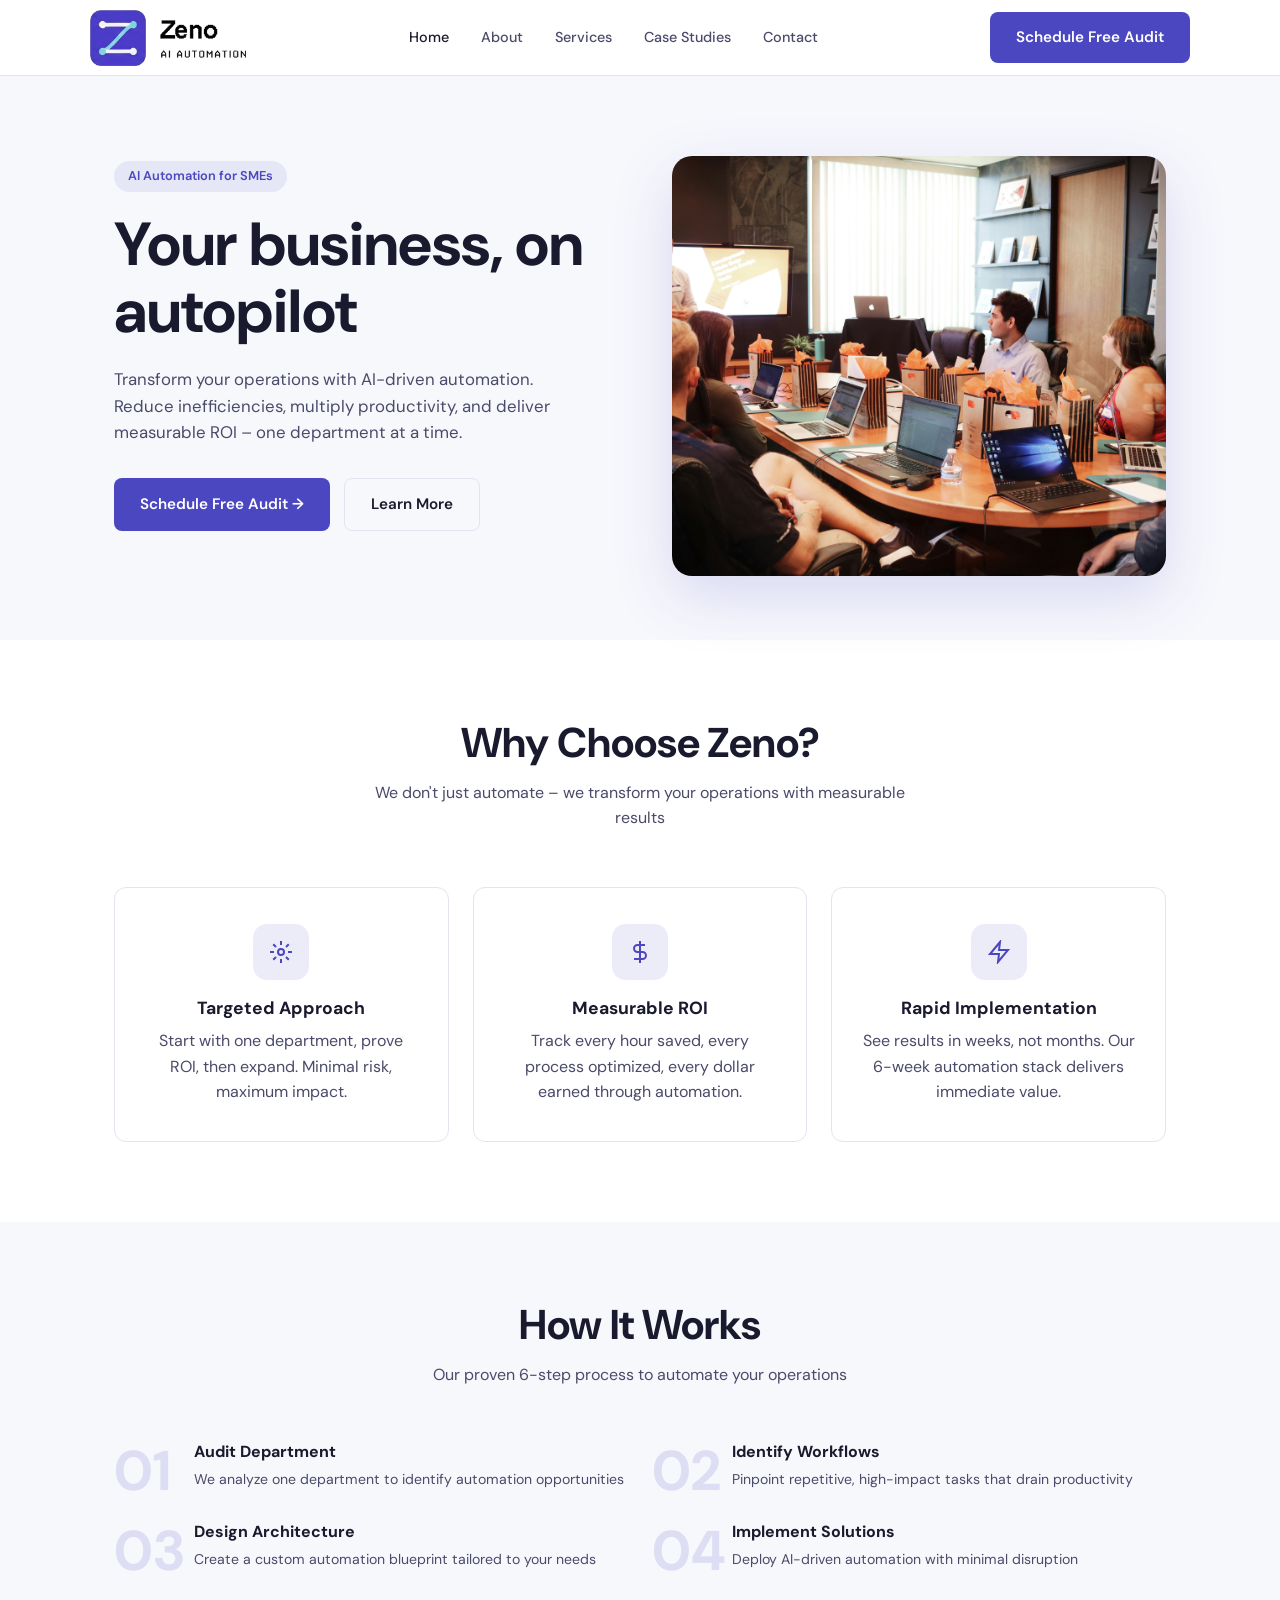
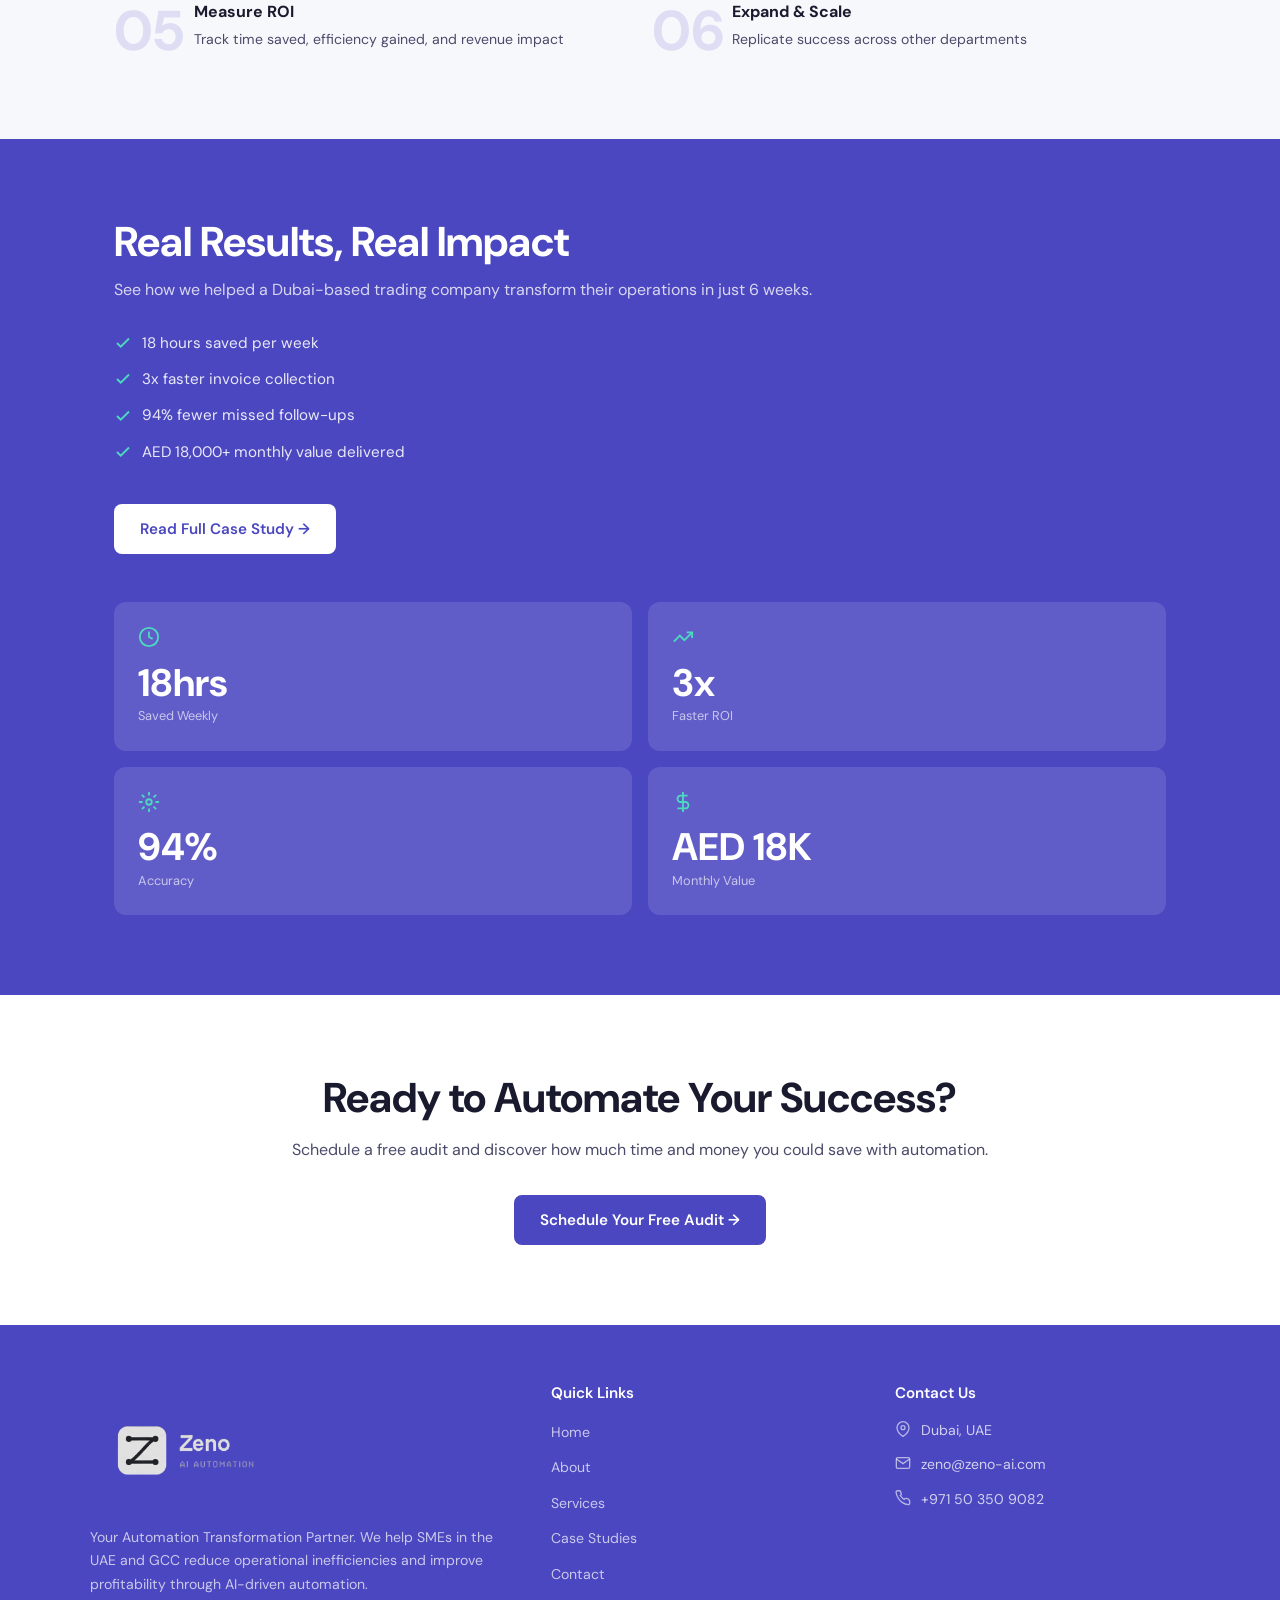
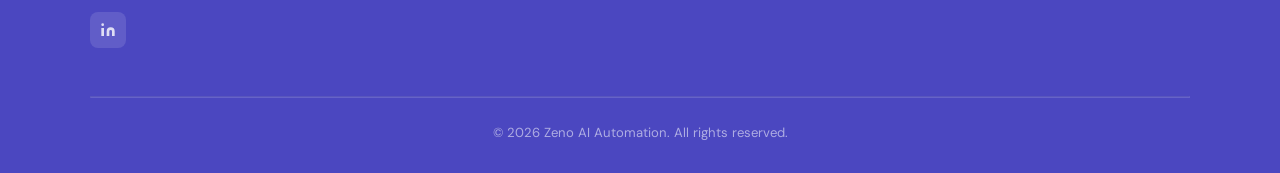
<file: index.html>
<!DOCTYPE html>
<html lang="en">
<head>
  <meta charset="UTF-8" />
  <meta name="viewport" content="width=device-width, initial-scale=1.0" />
  <title>Zeno AI Automation – Your Business, on Autopilot</title>
  <meta name="description" content="Transform your operations with AI-driven automation. Reduce inefficiencies, multiply productivity, and deliver measurable ROI – one department at a time." />
  <link rel="stylesheet" href="styles.css" />
  <link rel="stylesheet" href="animations.css" />
  <style>
    /* ── HERO ── */
    .hero {
      padding: 80px 0 64px;
      background: var(--bg-light);
    }
    .hero-inner {
      max-width: var(--max-width); margin: 0 auto; padding: 0 24px;
      display: grid; grid-template-columns: 1fr 1fr; gap: 64px; align-items: center;
    }
    .hero-badge {
      display: inline-block; background: rgba(75,71,192,0.1); color: var(--brand-purple);
      padding: 5px 14px; border-radius: 20px; font-size: 0.8rem; font-weight: 600;
      margin-bottom: 20px;
    }
    .hero-title { font-size: clamp(2.4rem, 5vw, 3.8rem); line-height: 1.1; margin-bottom: 20px; }
    .hero-sub { font-size: 1.05rem; color: var(--text-mid); margin-bottom: 32px; max-width: 480px; }
    .hero-actions { display: flex; gap: 14px; flex-wrap: wrap; margin-bottom: 40px; }
    .hero-image { border-radius: var(--radius-lg); overflow: hidden; box-shadow: 0 20px 60px rgba(75,71,192,0.18); }
    .hero-image img { width: 100%; height: 420px; object-fit: cover; display: block; }

    /* ── WHY CHOOSE ── */
    .why-card { text-align: center; padding: 36px 28px; }
    .why-icon { width: 56px; height: 56px; border-radius: 14px; background: rgba(75,71,192,0.1); display: flex; align-items: center; justify-content: center; margin: 0 auto 18px; color: var(--brand-purple); }
    .why-card h3 { margin-bottom: 10px; font-size: 1.1rem; }

    /* ── HOW IT WORKS ── */
    .how-grid { display: grid; grid-template-columns: 1fr 1fr; gap: 24px; }
    .how-item { display: flex; gap: 28px; align-items: flex-start; }
    .how-num { font-size: 3.5rem; font-weight: 700; color: rgba(75,71,192,0.15); line-height: 1; width: 52px; flex-shrink: 0; }
    .how-item h4 { font-size: 1rem; margin-bottom: 6px; }
    .how-item p { font-size: 0.88rem; }

    /* ── RESULTS SECTION ── */
    .results-section { background: var(--brand-purple); padding: 80px 0; }
    .results-top { margin-bottom: 48px; }
    .results-checklist li { display: flex; align-items: center; gap: 10px; color: rgba(255,255,255,0.88); margin-bottom: 12px; font-size: 0.95rem; }
    .results-checklist svg { color: var(--brand-cyan); flex-shrink: 0; }
    .results-grid { display: grid; grid-template-columns: 1fr 1fr; gap: 16px; margin-top: 36px; }
    .result-card { background: rgba(255,255,255,0.12); border-radius: var(--radius); padding: 24px; }
    .result-card .big-num { font-size: 2.4rem; font-weight: 700; color: #fff; line-height: 1; }
    .result-card .lbl { font-size: 0.8rem; color: rgba(255,255,255,0.65); margin-top: 4px; }
    .result-card svg { color: var(--brand-cyan); margin-bottom: 8px; }
    .read-case-btn { margin-top: 28px; }

    /* ── CTA BOTTOM ── */
    .cta-bottom { text-align: center; padding: 80px 0; }
    .cta-bottom h2 { margin-bottom: 14px; }
    .cta-bottom p { margin-bottom: 32px; color: var(--text-mid); }

    @media (max-width: 768px) {
      .hero-inner { grid-template-columns: 1fr; }
      .hero-image { display: none; }
      .how-grid { grid-template-columns: 1fr; }
      .results-grid { grid-template-columns: 1fr 1fr; }
    }
  </style>
</head>
<body>

<!-- NAVBAR -->
<nav class="navbar">
  <div class="navbar-inner">
    <a href="index.html" class="navbar-logo">
      <img src="assets/logo.png" alt="Zeno AI Automation" />
    </a>
    <div class="hamburger" id="hamburger">
      <span></span><span></span><span></span>
    </div>
    <div class="navbar-links" id="nav-links">
      <a href="index.html" class="active">Home</a>
      <a href="about.html">About</a>
      <a href="services.html">Services</a>
      <a href="case-studies.html">Case Studies</a>
      <a href="contact.html" >Contact</a>
    </div>
    <div class="navbar-cta">
      <a href="contact.html" class="btn-primary">Schedule Free Audit</a>
    </div>
  </div>
</nav>

<!-- HERO -->
<section class="hero">
  <div class="hero-inner">
    <div class="hero-content reveal">
      <span class="hero-badge">AI Automation for SMEs</span>
      <h1 class="hero-title">Your business, on autopilot</h1>
      <p class="hero-sub">Transform your operations with AI-driven automation. Reduce inefficiencies, multiply productivity, and deliver measurable ROI – one department at a time.</p>
      <div class="hero-actions">
        <a href="contact.html" class="btn-primary">Schedule Free Audit →</a>
        <a href="about.html" class="btn-outline">Learn More</a>
      </div>
    </div>
    <div class="hero-image reveal">
      <img src="assets/hero-photo.jpg" alt="Business professionals discussing automation strategy" />
    </div>
  </div>
</section>

<!-- WHY CHOOSE ZENO -->
<section style="background:#fff;">
  <div class="container">
    <div class="section-header reveal">
      <h2>Why Choose Zeno?</h2>
      <p>We don't just automate – we transform your operations with measurable results</p>
    </div>
    <div class="grid-3">
      <div class="card why-card reveal">
        <div class="why-icon">
          <svg width="24" height="24" fill="none" stroke="currentColor" stroke-width="2" viewBox="0 0 24 24"><circle cx="12" cy="12" r="3"/><path d="M12 1v4M12 19v4M4.22 4.22l2.83 2.83M16.95 16.95l2.83 2.83M1 12h4M19 12h4M4.22 19.78l2.83-2.83M16.95 7.05l2.83-2.83"/></svg>
        </div>
        <h3>Targeted Approach</h3>
        <p>Start with one department, prove ROI, then expand. Minimal risk, maximum impact.</p>
      </div>
      <div class="card why-card reveal">
        <div class="why-icon">
          <svg width="24" height="24" fill="none" stroke="currentColor" stroke-width="2" viewBox="0 0 24 24"><line x1="12" y1="1" x2="12" y2="23"/><path d="M17 5H9.5a3.5 3.5 0 0 0 0 7h5a3.5 3.5 0 0 1 0 7H6"/></svg>
        </div>
        <h3>Measurable ROI</h3>
        <p>Track every hour saved, every process optimized, every dollar earned through automation.</p>
      </div>
      <div class="card why-card reveal">
        <div class="why-icon">
          <svg width="24" height="24" fill="none" stroke="currentColor" stroke-width="2" viewBox="0 0 24 24"><polygon points="13 2 3 14 12 14 11 22 21 10 12 10 13 2"/></svg>
        </div>
        <h3>Rapid Implementation</h3>
        <p>See results in weeks, not months. Our 6-week automation stack delivers immediate value.</p>
      </div>
    </div>
  </div>
</section>

<!-- HOW IT WORKS -->
<section style="background:var(--bg-light);">
  <div class="container">
    <div class="section-header reveal">
      <h2>How It Works</h2>
      <p>Our proven 6-step process to automate your operations</p>
    </div>
    <div class="how-grid">
      <div class="how-item reveal">
        <div class="how-num">01</div>
        <div>
          <h4>Audit Department</h4>
          <p>We analyze one department to identify automation opportunities</p>
        </div>
      </div>
      <div class="how-item reveal">
        <div class="how-num">02</div>
        <div>
          <h4>Identify Workflows</h4>
          <p>Pinpoint repetitive, high-impact tasks that drain productivity</p>
        </div>
      </div>
      <div class="how-item reveal">
        <div class="how-num">03</div>
        <div>
          <h4>Design Architecture</h4>
          <p>Create a custom automation blueprint tailored to your needs</p>
        </div>
      </div>
      <div class="how-item reveal">
        <div class="how-num">04</div>
        <div>
          <h4>Implement Solutions</h4>
          <p>Deploy AI-driven automation with minimal disruption</p>
        </div>
      </div>
      <div class="how-item reveal">
        <div class="how-num">05</div>
        <div>
          <h4>Measure ROI</h4>
          <p>Track time saved, efficiency gained, and revenue impact</p>
        </div>
      </div>
      <div class="how-item reveal">
        <div class="how-num">06</div>
        <div>
          <h4>Expand &amp; Scale</h4>
          <p>Replicate success across other departments</p>
        </div>
      </div>
    </div>
  </div>
</section>

<!-- REAL RESULTS -->
<section class="results-section">
  <div class="container">
    <div class="results-top reveal">
      <h2 style="color:#fff; margin-bottom:10px;">Real Results, Real Impact</h2>
      <p style="color:rgba(255,255,255,0.78); margin-bottom:28px;">See how we helped a Dubai-based trading company transform their operations in just 6 weeks.</p>
      <ul class="results-checklist">
        <li>
          <svg width="18" height="18" fill="none" stroke="currentColor" stroke-width="2.5" viewBox="0 0 24 24"><polyline points="20 6 9 17 4 12"/></svg>
          18 hours saved per week
        </li>
        <li>
          <svg width="18" height="18" fill="none" stroke="currentColor" stroke-width="2.5" viewBox="0 0 24 24"><polyline points="20 6 9 17 4 12"/></svg>
          3x faster invoice collection
        </li>
        <li>
          <svg width="18" height="18" fill="none" stroke="currentColor" stroke-width="2.5" viewBox="0 0 24 24"><polyline points="20 6 9 17 4 12"/></svg>
          94% fewer missed follow-ups
        </li>
        <li>
          <svg width="18" height="18" fill="none" stroke="currentColor" stroke-width="2.5" viewBox="0 0 24 24"><polyline points="20 6 9 17 4 12"/></svg>
          AED 18,000+ monthly value delivered
        </li>
      </ul>
      <a href="case-studies.html" class="btn-white read-case-btn">Read Full Case Study →</a>
    </div>
    <div class="results-grid">
      <div class="result-card reveal">
        <svg width="22" height="22" fill="none" stroke="currentColor" stroke-width="2" viewBox="0 0 24 24"><circle cx="12" cy="12" r="10"/><polyline points="12 6 12 12 16 14"/></svg>
        <div class="big-num">18hrs</div>
        <div class="lbl">Saved Weekly</div>
      </div>
      <div class="result-card reveal">
        <svg width="22" height="22" fill="none" stroke="currentColor" stroke-width="2" viewBox="0 0 24 24"><polyline points="22 7 13.5 15.5 8.5 10.5 2 17"/><polyline points="16 7 22 7 22 13"/></svg>
        <div class="big-num">3x</div>
        <div class="lbl">Faster ROI</div>
      </div>
      <div class="result-card reveal">
        <svg width="22" height="22" fill="none" stroke="currentColor" stroke-width="2" viewBox="0 0 24 24"><circle cx="12" cy="12" r="3"/><path d="M12 1v4M12 19v4M4.22 4.22l2.83 2.83M16.95 16.95l2.83 2.83M1 12h4M19 12h4M4.22 19.78l2.83-2.83M16.95 7.05l2.83-2.83"/></svg>
        <div class="big-num">94%</div>
        <div class="lbl">Accuracy</div>
      </div>
      <div class="result-card reveal">
        <svg width="22" height="22" fill="none" stroke="currentColor" stroke-width="2" viewBox="0 0 24 24"><line x1="12" y1="1" x2="12" y2="23"/><path d="M17 5H9.5a3.5 3.5 0 0 0 0 7h5a3.5 3.5 0 0 1 0 7H6"/></svg>
        <div class="big-num">AED 18K</div>
        <div class="lbl">Monthly Value</div>
      </div>
    </div>
  </div>
</section>

<!-- BOTTOM CTA -->
<section class="cta-bottom">
  <div class="container reveal">
    <h2>Ready to Automate Your Success?</h2>
    <p>Schedule a free audit and discover how much time and money you could save with automation.</p>
    <a href="contact.html" class="btn-primary">Schedule Your Free Audit →</a>
  </div>
</section>

<!-- FOOTER -->
<footer>
  <div class="footer-inner">
    <div class="footer-grid">
      <div class="footer-brand">
        <img class="footer-logo" src="assets/Zeno Logo monochrom removebg V2.png" alt="Zeno AI Automation" />
        <p>Your Automation Transformation Partner. We help SMEs in the UAE and GCC reduce operational inefficiencies and improve profitability through AI-driven automation.</p>
        <a href="https://www.linkedin.com/company/zeno-ai-automation/?lipi=urn%3Ali%3Apage%3Ad_flagship3_search_srp_companies%3BD8mQ1wXdQDKZ%2Byo0S02Z6A%3D%3D" class="social-link" target="_blank" rel="noopener">
          <svg width="16" height="16" fill="currentColor" viewBox="0 0 24 24"><path d="M16 8a6 6 0 0 1 6 6v7h-4v-7a2 2 0 0 0-2-2 2 2 0 0 0-2 2v7h-4v-7a6 6 0 0 1 6-6z"/><rect x="2" y="9" width="4" height="12"/><circle cx="4" cy="4" r="2"/></svg>
        </a>
      </div>
      <div class="footer-col">
        <h4>Quick Links</h4>
        <ul>
          <li><a href="index.html">Home</a></li>
          <li><a href="about.html">About</a></li>
          <li><a href="services.html">Services</a></li>
          <li><a href="case-studies.html">Case Studies</a></li>
          <li><a href="contact.html">Contact</a></li>
        </ul>
      </div>
      <div class="footer-col">
        <h4>Contact Us</h4>
        <div class="footer-contact-item">
          <svg fill="none" stroke="currentColor" stroke-width="2" viewBox="0 0 24 24"><path d="M21 10c0 7-9 13-9 13s-9-6-9-13a9 9 0 0 1 18 0z"/><circle cx="12" cy="10" r="3"/></svg>
          <span>Dubai, UAE</span>
        </div>
        <div class="footer-contact-item">
          <svg fill="none" stroke="currentColor" stroke-width="2" viewBox="0 0 24 24"><path d="M4 4h16c1.1 0 2 .9 2 2v12c0 1.1-.9 2-2 2H4c-1.1 0-2-.9-2-2V6c0-1.1.9-2 2-2z"/><polyline points="22,6 12,13 2,6"/></svg>
          <span>zeno@zeno-ai.com</span>
        </div>
        <div class="footer-contact-item">
          <svg fill="none" stroke="currentColor" stroke-width="2" viewBox="0 0 24 24"><path d="M22 16.92v3a2 2 0 0 1-2.18 2 19.79 19.79 0 0 1-8.63-3.07A19.5 19.5 0 0 1 4.69 12a19.79 19.79 0 0 1-3.07-8.67A2 2 0 0 1 3.6 1.18h3a2 2 0 0 1 2 1.72c.127.96.361 1.903.7 2.81a2 2 0 0 1-.45 2.11L7.91 8.29a16 16 0 0 0 5.8 5.8l.91-.91a2 2 0 0 1 2.11-.45c.907.339 1.85.573 2.81.7a2 2 0 0 1 1.72 2.03z"/></svg>
          <span>+971 50 350 9082</span>
        </div>
      </div>
    </div>
    <hr class="footer-divider" />
    <div class="footer-bottom">© 2026 Zeno AI Automation. All rights reserved.</div>
  </div>
</footer>

<script src="main.js"></script>
</body>
</html>
</file>
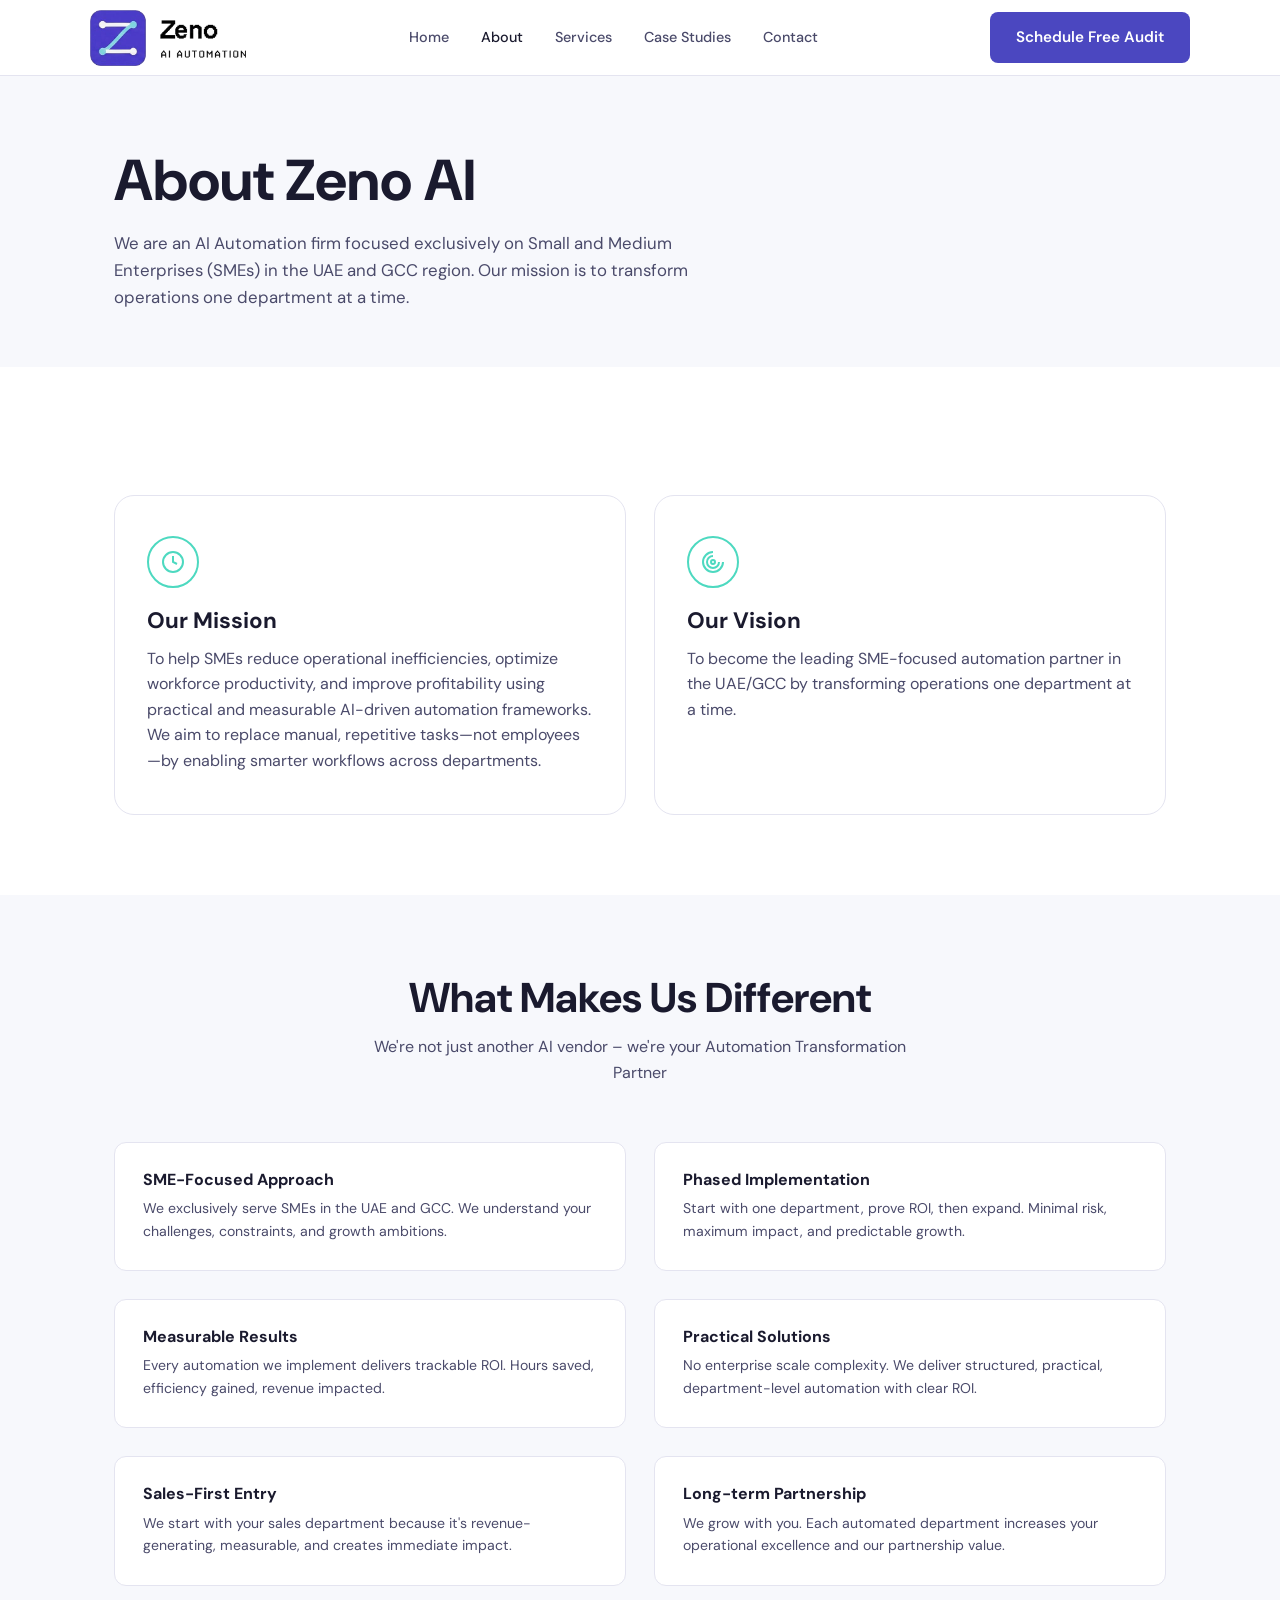
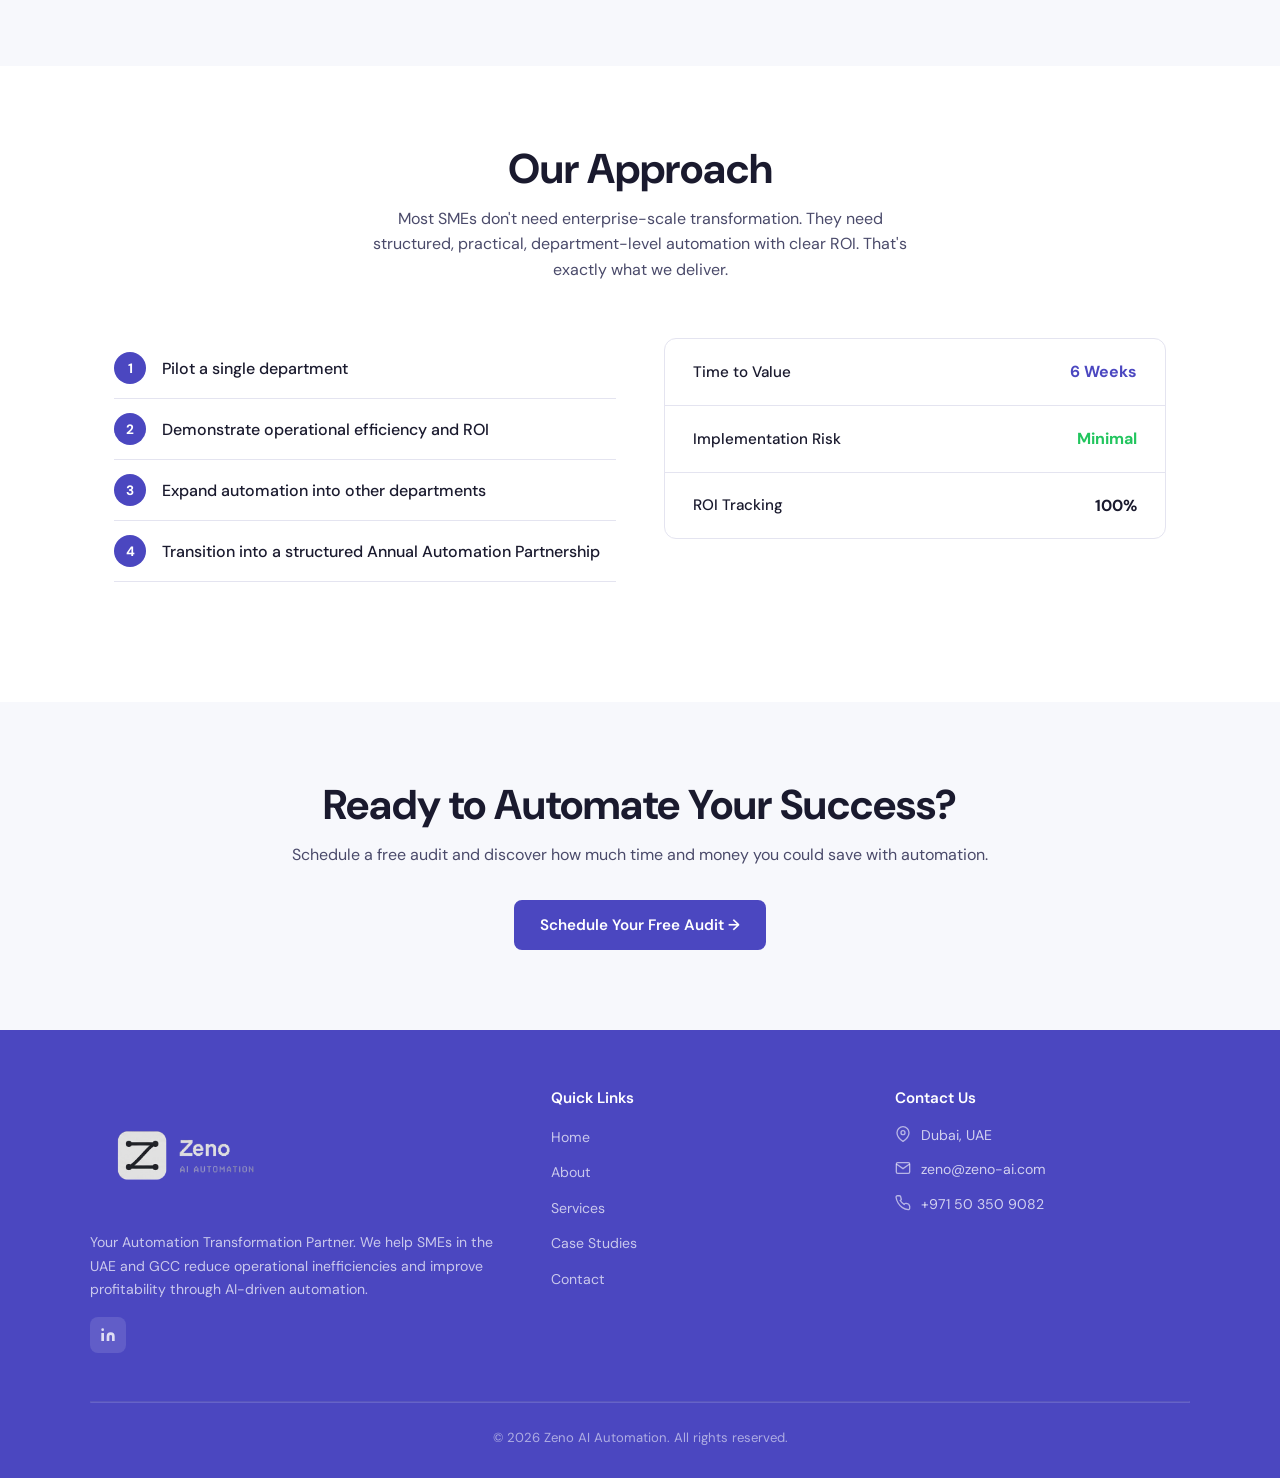
<file: about.html>
<!DOCTYPE html>
<html lang="en">
<head>
  <meta charset="UTF-8" />
  <meta name="viewport" content="width=device-width, initial-scale=1.0" />
  <title>About – Zeno AI Automation</title>
  <meta name="description" content="We are an AI Automation firm focused exclusively on SMEs in the UAE and GCC region. Our mission is to transform operations one department at a time." />
  <link rel="stylesheet" href="styles.css" />
  <link rel="stylesheet" href="animations.css" />
  <style>
    .page-hero { padding: 72px 0 56px; }
    .page-hero h1 { margin-bottom: 16px; }
    .page-hero p { font-size: 1.05rem; max-width: 600px; }

    /* Mission/Vision */
    .mv-grid { display: grid; grid-template-columns: 1fr 1fr; gap: 28px; margin-top: 48px; }
    .mv-card { padding: 40px 32px; border: 1px solid var(--border); border-radius: var(--radius-lg); }
    .mv-icon { width: 52px; height: 52px; border-radius: 50%; border: 2px solid var(--brand-cyan); display: flex; align-items: center; justify-content: center; color: var(--brand-cyan); margin-bottom: 20px; }
    .mv-card h3 { margin-bottom: 12px; }

    /* Differentiators */
    .diff-grid { display: grid; grid-template-columns: 1fr 1fr; gap: 28px; }
    .diff-item h4 { font-size: 1rem; margin-bottom: 8px; }
    .diff-item p { font-size: 0.88rem; }

    /* Approach */
    .approach-steps { list-style: none; counter-reset: step; margin-bottom: 40px; }
    .approach-steps li {
      counter-increment: step;
      display: flex; align-items: center; gap: 16px;
      padding: 14px 0; border-bottom: 1px solid var(--border);
      font-weight: 500;
    }
    .approach-steps li::before {
      content: counter(step);
      width: 32px; height: 32px; border-radius: 50%;
      background: var(--brand-purple); color: #fff;
      display: flex; align-items: center; justify-content: center;
      font-size: 0.85rem; font-weight: 700; flex-shrink: 0;
    }

    .metrics-card { background: #fff; border: 1px solid var(--border); border-radius: var(--radius); overflow: hidden; }
    .metric-row { display: flex; align-items: center; justify-content: space-between; padding: 20px 28px; border-bottom: 1px solid var(--border); }
    .metric-row:last-child { border-bottom: none; }
    .metric-label { font-weight: 500; font-size: 0.95rem; }
    .metric-value { font-weight: 700; color: var(--brand-purple); font-size: 1rem; }
    .metric-value.minimal { color: #22c55e; }
    .metric-value.full { color: var(--text-dark); }

    @media (max-width: 640px) {
      .mv-grid, .diff-grid { grid-template-columns: 1fr; }
    }
  </style>
</head>
<body>

<!-- NAVBAR -->
<nav class="navbar">
  <div class="navbar-inner">
    <a href="index.html" class="navbar-logo">
      <img src="assets/logo.png" alt="Zeno AI Automation" />
    </a>
    <div class="hamburger" id="hamburger">
      <span></span><span></span><span></span>
    </div>
    <div class="navbar-links" id="nav-links">
      <a href="index.html">Home</a>
      <a href="about.html" class="active">About</a>
      <a href="services.html">Services</a>
      <a href="case-studies.html">Case Studies</a>
      <a href="contact.html" >Contact</a>
    </div>
    <div class="navbar-cta">
      <a href="contact.html" class="btn-primary">Schedule Free Audit</a>
    </div>
  </div>
</nav>

<!-- PAGE HERO -->
<section class="page-hero" style="background:var(--bg-light);">
  <div class="container reveal">
    <h1>About Zeno AI</h1>
    <p>We are an AI Automation firm focused exclusively on Small and Medium Enterprises (SMEs) in the UAE and GCC region. Our mission is to transform operations one department at a time.</p>
  </div>
</section>

<!-- MISSION & VISION -->
<section style="background:#fff;">
  <div class="container">
    <div class="mv-grid">
      <div class="mv-card reveal">
        <div class="mv-icon">
          <svg width="24" height="24" fill="none" stroke="currentColor" stroke-width="2" viewBox="0 0 24 24"><circle cx="12" cy="12" r="10"/><polyline points="12 6 12 12 16 14"/></svg>
        </div>
        <h3>Our Mission</h3>
        <p>To help SMEs reduce operational inefficiencies, optimize workforce productivity, and improve profitability using practical and measurable AI-driven automation frameworks. We aim to replace manual, repetitive tasks—not employees—by enabling smarter workflows across departments.</p>
      </div>
      <div class="mv-card reveal">
        <div class="mv-icon">
          <svg width="24" height="24" fill="none" stroke="currentColor" stroke-width="2" viewBox="0 0 24 24"><circle cx="12" cy="12" r="2"/><path d="M12 2a10 10 0 1 0 10 10"/><path d="M12 6a6 6 0 1 0 6 6"/></svg>
        </div>
        <h3>Our Vision</h3>
        <p>To become the leading SME-focused automation partner in the UAE/GCC by transforming operations one department at a time.</p>
      </div>
    </div>
  </div>
</section>

<!-- WHAT MAKES US DIFFERENT -->
<section style="background:var(--bg-light);">
  <div class="container">
    <div class="section-header reveal">
      <h2>What Makes Us Different</h2>
      <p>We're not just another AI vendor – we're your Automation Transformation Partner</p>
    </div>
    <div class="diff-grid">
      <div class="card diff-item reveal">
        <h4>SME-Focused Approach</h4>
        <p>We exclusively serve SMEs in the UAE and GCC. We understand your challenges, constraints, and growth ambitions.</p>
      </div>
      <div class="card diff-item reveal">
        <h4>Phased Implementation</h4>
        <p>Start with one department, prove ROI, then expand. Minimal risk, maximum impact, and predictable growth.</p>
      </div>
      <div class="card diff-item reveal">
        <h4>Measurable Results</h4>
        <p>Every automation we implement delivers trackable ROI. Hours saved, efficiency gained, revenue impacted.</p>
      </div>
      <div class="card diff-item reveal">
        <h4>Practical Solutions</h4>
        <p>No enterprise scale complexity. We deliver structured, practical, department-level automation with clear ROI.</p>
      </div>
      <div class="card diff-item reveal">
        <h4>Sales-First Entry</h4>
        <p>We start with your sales department because it's revenue-generating, measurable, and creates immediate impact.</p>
      </div>
      <div class="card diff-item reveal">
        <h4>Long-term Partnership</h4>
        <p>We grow with you. Each automated department increases your operational excellence and our partnership value.</p>
      </div>
    </div>
  </div>
</section>

<!-- OUR APPROACH -->
<section style="background:#fff;">
  <div class="container">
    <div class="section-header reveal">
      <h2>Our Approach</h2>
      <p>Most SMEs don't need enterprise-scale transformation. They need structured, practical, department-level automation with clear ROI. That's exactly what we deliver.</p>
    </div>
    <div class="grid-2" style="gap:48px; align-items:start;">
      <div class="reveal">
        <ol class="approach-steps">
          <li>Pilot a single department</li>
          <li>Demonstrate operational efficiency and ROI</li>
          <li>Expand automation into other departments</li>
          <li>Transition into a structured Annual Automation Partnership</li>
        </ol>
      </div>
      <div class="metrics-card reveal">
        <div class="metric-row">
          <span class="metric-label">Time to Value</span>
          <span class="metric-value">6 Weeks</span>
        </div>
        <div class="metric-row">
          <span class="metric-label">Implementation Risk</span>
          <span class="metric-value minimal">Minimal</span>
        </div>
        <div class="metric-row">
          <span class="metric-label">ROI Tracking</span>
          <span class="metric-value full">100%</span>
        </div>
      </div>
    </div>
  </div>
</section>

<!-- CTA -->
<section class="cta-section" style="background:var(--bg-light);">
  <div class="container reveal">
    <h2>Ready to Automate Your Success?</h2>
    <p>Schedule a free audit and discover how much time and money you could save with automation.</p>
    <a href="contact.html" class="btn-primary">Schedule Your Free Audit →</a>
  </div>
</section>

<!-- FOOTER -->
<footer>
  <div class="footer-inner">
    <div class="footer-grid">
      <div class="footer-brand">
        <img class="footer-logo" src="assets/Zeno Logo monochrom removebg V2.png" alt="Zeno AI Automation" />
        <p>Your Automation Transformation Partner. We help SMEs in the UAE and GCC reduce operational inefficiencies and improve profitability through AI-driven automation.</p>
        <a href="https://www.linkedin.com/company/zeno-ai-automation/?lipi=urn%3Ali%3Apage%3Ad_flagship3_search_srp_companies%3BD8mQ1wXdQDKZ%2Byo0S02Z6A%3D%3D" class="social-link" target="_blank" rel="noopener">
          <svg width="16" height="16" fill="currentColor" viewBox="0 0 24 24"><path d="M16 8a6 6 0 0 1 6 6v7h-4v-7a2 2 0 0 0-2-2 2 2 0 0 0-2 2v7h-4v-7a6 6 0 0 1 6-6z"/><rect x="2" y="9" width="4" height="12"/><circle cx="4" cy="4" r="2"/></svg>
        </a>
      </div>
      <div class="footer-col">
        <h4>Quick Links</h4>
        <ul>
          <li><a href="index.html">Home</a></li>
          <li><a href="about.html">About</a></li>
          <li><a href="services.html">Services</a></li>
          <li><a href="case-studies.html">Case Studies</a></li>
          <li><a href="contact.html">Contact</a></li>
        </ul>
      </div>
      <div class="footer-col">
        <h4>Contact Us</h4>
        <div class="footer-contact-item">
          <svg fill="none" stroke="currentColor" stroke-width="2" viewBox="0 0 24 24"><path d="M21 10c0 7-9 13-9 13s-9-6-9-13a9 9 0 0 1 18 0z"/><circle cx="12" cy="10" r="3"/></svg>
          <span>Dubai, UAE</span>
        </div>
        <div class="footer-contact-item">
          <svg fill="none" stroke="currentColor" stroke-width="2" viewBox="0 0 24 24"><path d="M4 4h16c1.1 0 2 .9 2 2v12c0 1.1-.9 2-2 2H4c-1.1 0-2-.9-2-2V6c0-1.1.9-2 2-2z"/><polyline points="22,6 12,13 2,6"/></svg>
          <span>zeno@zeno-ai.com</span>
        </div>
        <div class="footer-contact-item">
          <svg fill="none" stroke="currentColor" stroke-width="2" viewBox="0 0 24 24"><path d="M22 16.92v3a2 2 0 0 1-2.18 2 19.79 19.79 0 0 1-8.63-3.07A19.5 19.5 0 0 1 4.69 12a19.79 19.79 0 0 1-3.07-8.67A2 2 0 0 1 3.6 1.18h3a2 2 0 0 1 2 1.72c.127.96.361 1.903.7 2.81a2 2 0 0 1-.45 2.11L7.91 8.29a16 16 0 0 0 5.8 5.8l.91-.91a2 2 0 0 1 2.11-.45c.907.339 1.85.573 2.81.7a2 2 0 0 1 1.72 2.03z"/></svg>
          <span>+971 50 350 9082</span>
        </div>
      </div>
    </div>
    <hr class="footer-divider" />
    <div class="footer-bottom">© 2026 Zeno AI Automation. All rights reserved.</div>
  </div>
</footer>

<script src="main.js"></script>
</body>
</html>
</file>
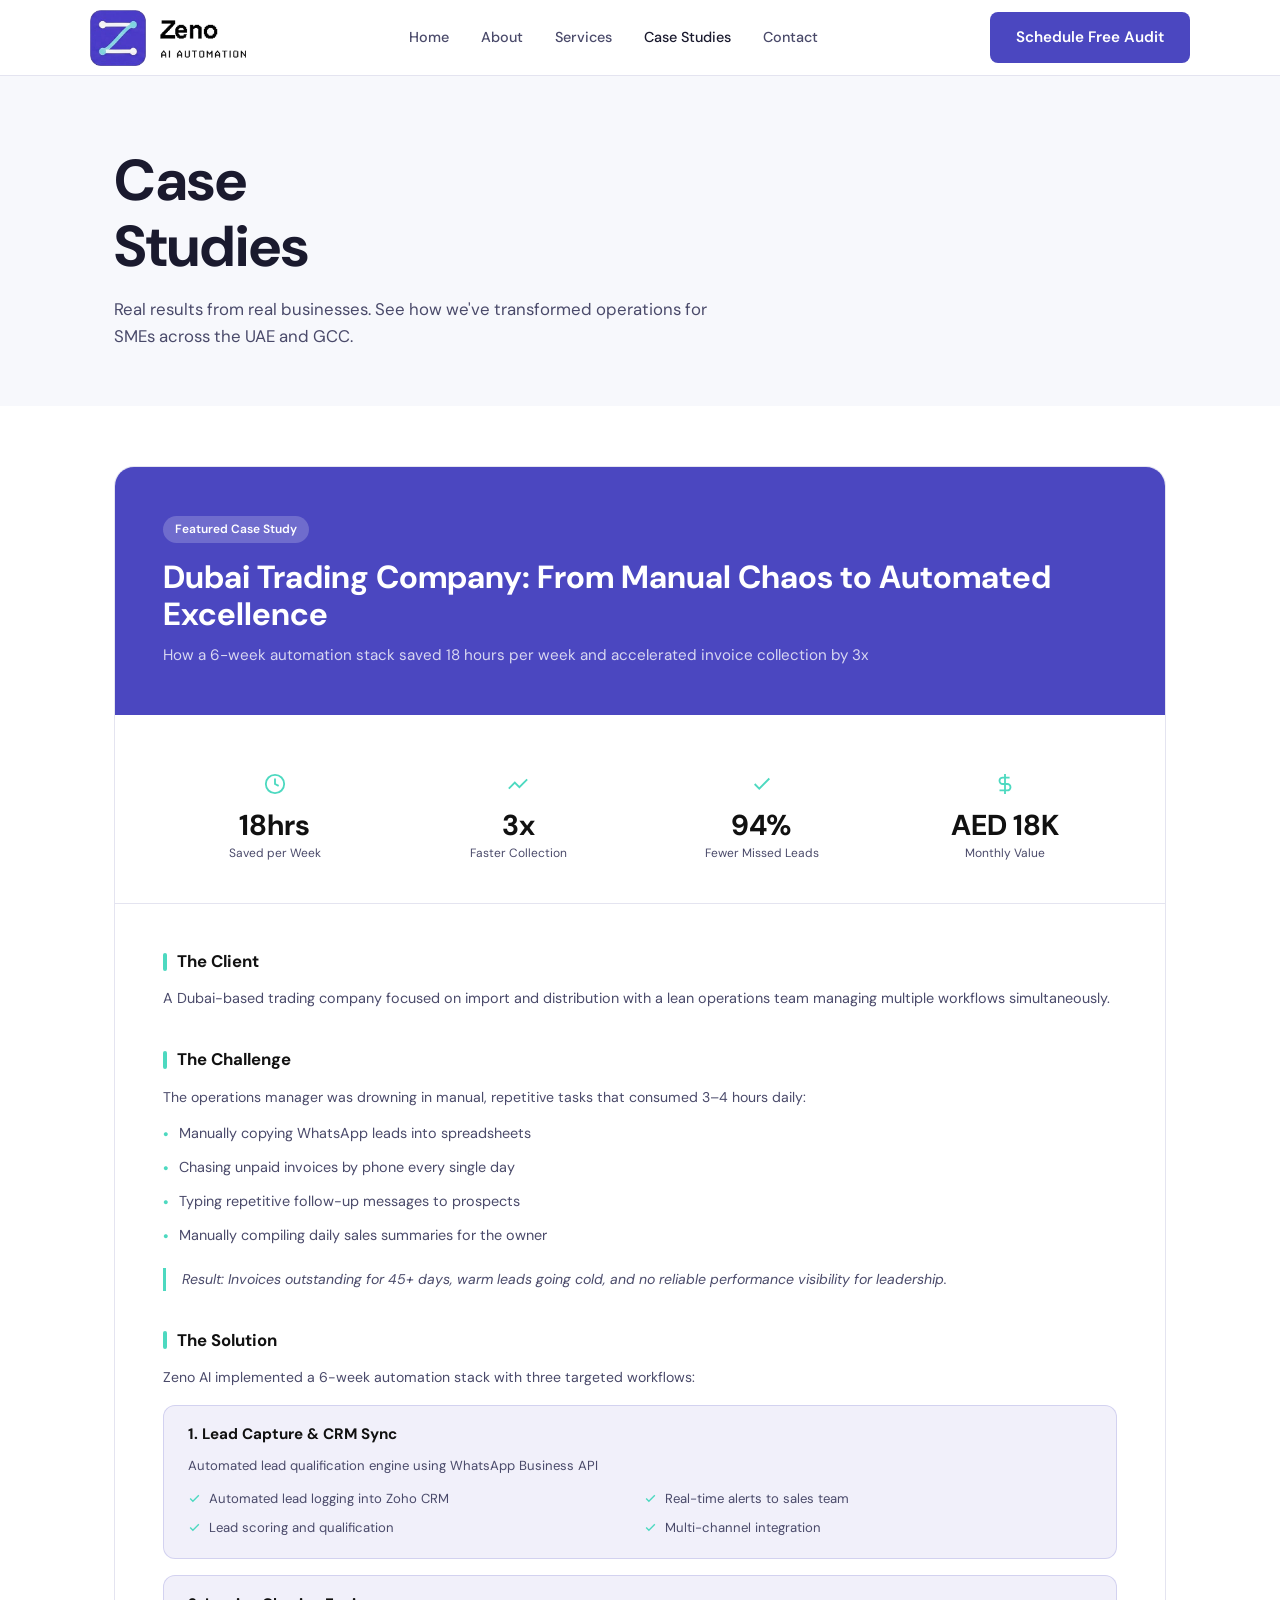
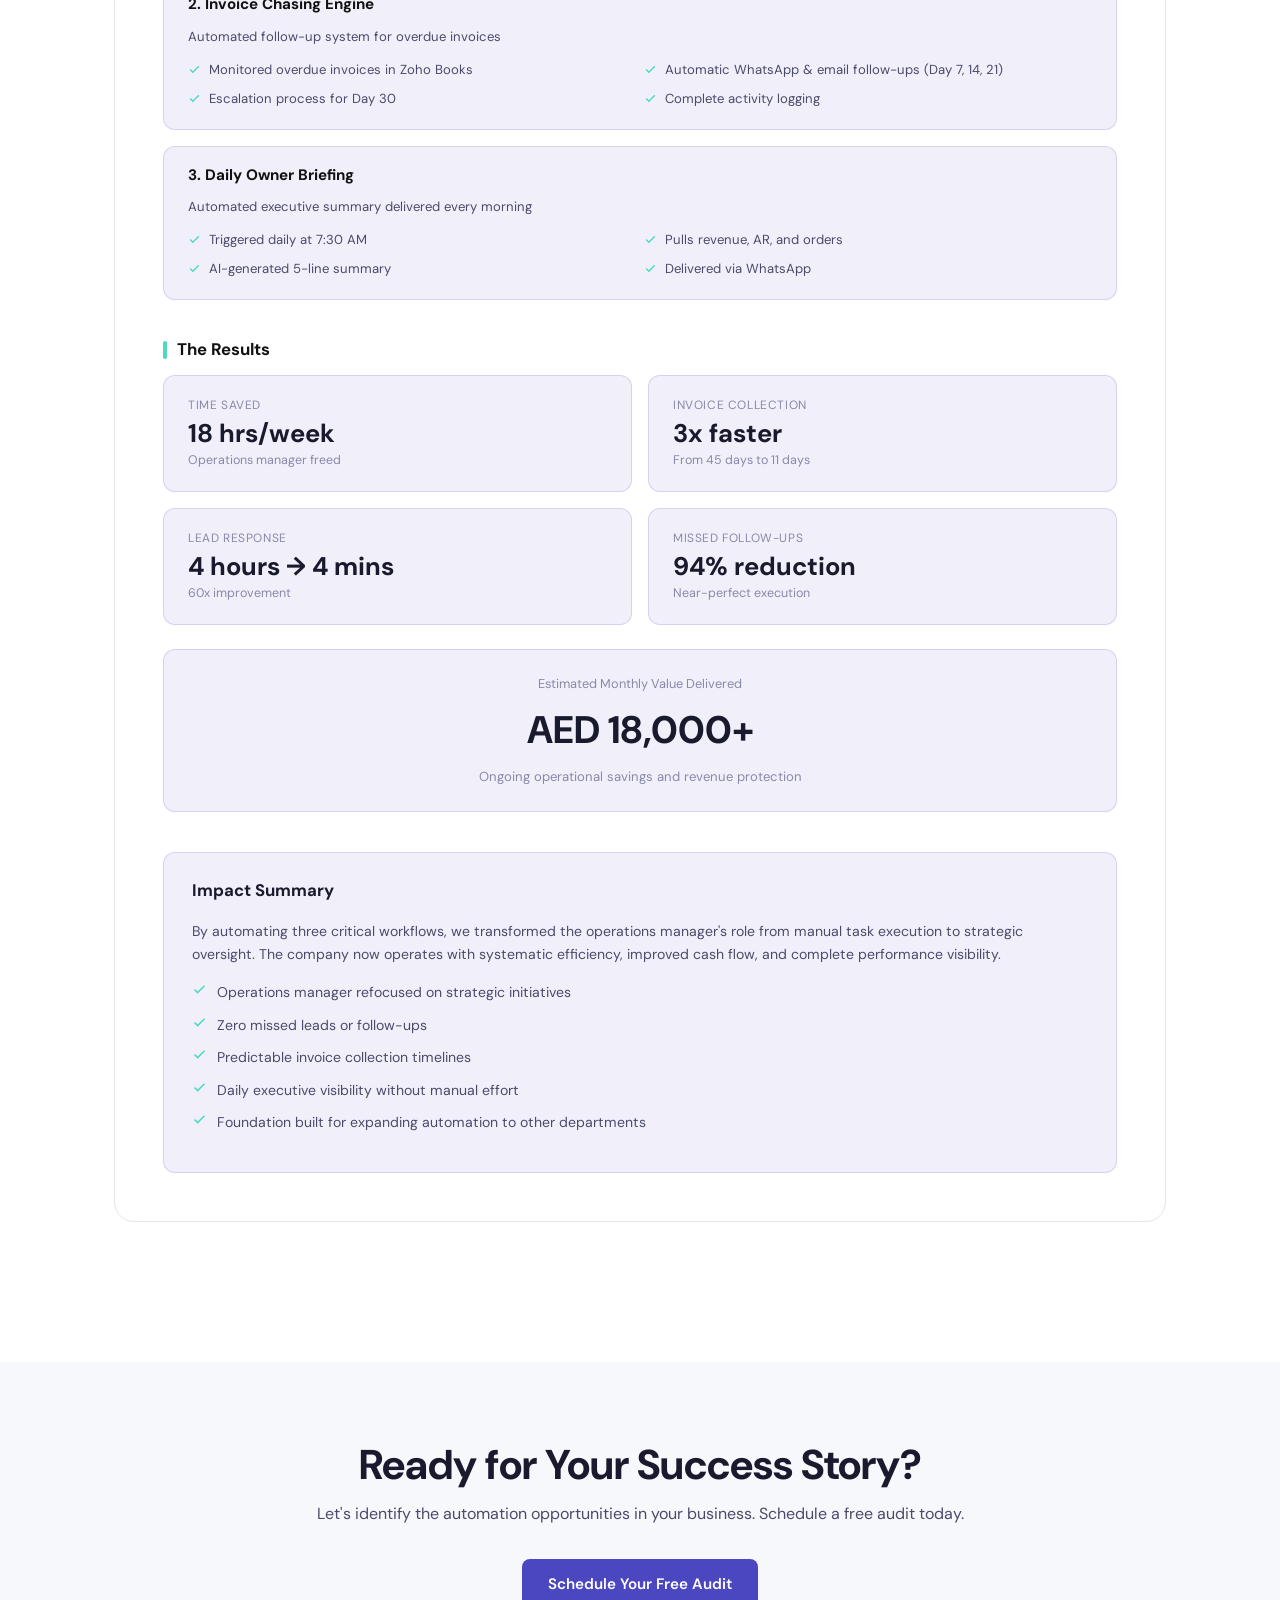
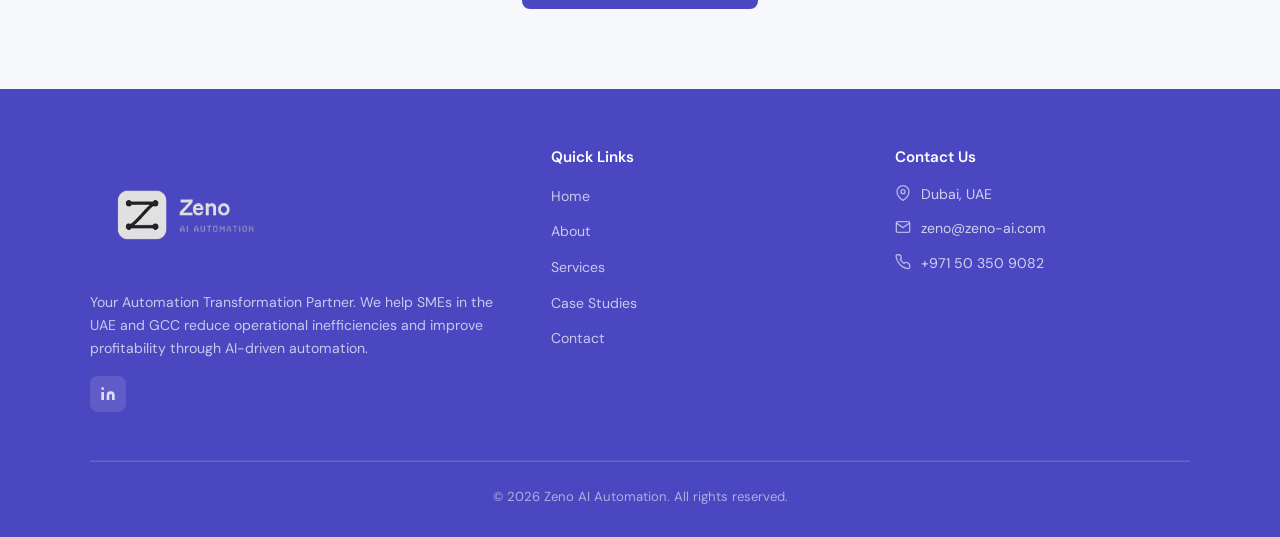
<file: case-studies.html>
<!DOCTYPE html>
<html lang="en">
<head>
  <meta charset="UTF-8" />
  <meta name="viewport" content="width=device-width, initial-scale=1.0" />
  <title>Case Studies – Zeno AI Automation</title>
  <meta name="description" content="Real results from real businesses. See how we've transformed operations for SMEs across the UAE and GCC." />
  <link rel="stylesheet" href="styles.css" />
  <link rel="stylesheet" href="animations.css" />
  <style>
    .page-hero { padding: 72px 0 56px; background: var(--bg-light); }
    .page-hero h1 { margin-bottom: 16px; max-width: 360px; }
    .page-hero h1 span { display: block; }
    .page-hero p { font-size: 1.05rem; max-width: 620px; }

    /* Featured Case Study */
    .case-study-card {
      background: #fff; border: 1px solid var(--border); border-radius: var(--radius-lg);
      color: var(--text-dark); margin-bottom: 60px; position: relative; overflow: hidden;
    }
    .case-study-card::before {
      content: none;
    }
    .case-study-header { background: var(--brand-purple); padding: 48px; color: #fff; }
    .case-study-body { padding: 44px 48px 48px; }
    .featured-label { display: inline-block; background: rgba(255,255,255,0.2); color: #fff; padding: 4px 12px; border-radius: 20px; font-size: 0.75rem; font-weight: 600; margin-bottom: 16px; }
    .case-study-card h2 { color: #fff; font-size: clamp(1.4rem, 3vw, 2rem); margin-bottom: 10px; }
    .case-study-card .subtitle { color: rgba(255,255,255,0.78); font-size: 0.95rem; }

    .metrics-row { display: grid; grid-template-columns: repeat(4, 1fr); gap: 20px; margin: 0 -48px 48px; padding: 14px 48px 40px; border-bottom: 1px solid var(--border); }
    .metric-box { text-align: center; }
    .metric-box .icon { color: var(--brand-cyan); margin-bottom: 8px; }
    .metric-box .num { font-size: 1.8rem; font-weight: 700; color: #111; line-height: 1; }
    .metric-box .desc { font-size: 0.75rem; color: var(--text-mid); margin-top: 4px; }

    /* Content sections inside case study */
    .cs-section { margin-bottom: 40px; }
    .cs-section h3 { font-size: 1.05rem; font-weight: 700; margin-bottom: 16px; color: #111; display: flex; align-items: center; gap: 10px; }
    .cs-section h3::before { content: ''; display: block; width: 4px; height: 18px; background: var(--brand-cyan); border-radius: 2px; }
    .case-study-body p { color: var(--text-mid) !important; }
    .case-study-body div[style*="rgba(255,255,255"] { color: var(--text-light) !important; }

    .challenge-list { list-style: none; }
    .challenge-list li { display: flex; align-items: flex-start; gap: 10px; color: var(--text-mid); font-size: 0.9rem; margin-bottom: 10px; }
    .challenge-list li::before { content: '•'; color: var(--brand-cyan); font-weight: 700; flex-shrink: 0; margin-top: 1px; }

    .challenge-quote { border-left: 3px solid var(--brand-cyan); padding-left: 16px; margin: 20px 0; }
    .challenge-quote p { color: var(--text-mid); font-size: 0.88rem; font-style: italic; }

    .solution-steps { display: flex; flex-direction: column; gap: 16px; }
    .solution-step { background: rgba(75,71,192,0.08); border: 1px solid rgba(75,71,192,0.18); border-radius: var(--radius); padding: 20px 24px; }
    .solution-step h4 { color: #111; font-size: 0.95rem; margin-bottom: 12px; }
    .solution-features { display: grid; grid-template-columns: 1fr 1fr; gap: 8px; }
    .sol-feat { display: flex; align-items: center; gap: 8px; font-size: 0.82rem; color: var(--text-mid); }
    .sol-feat svg { color: var(--brand-cyan); flex-shrink: 0; }

    .results-grid-cs { display: grid; grid-template-columns: 1fr 1fr; gap: 16px; margin-bottom: 24px; }
    .result-box { background: rgba(75,71,192,0.08); border: 1px solid rgba(75,71,192,0.18); border-radius: var(--radius); padding: 20px 24px; }
    .result-box .label { font-size: 0.75rem; color: var(--text-light); text-transform: uppercase; letter-spacing: 0.05em; margin-bottom: 6px; }
    .result-box .value { font-size: 1.6rem; font-weight: 700; color: var(--text-dark); line-height: 1; }
    .result-box .sub { font-size: 0.78rem; color: var(--text-light); margin-top: 4px; }
    .result-box-full { background: rgba(75,71,192,0.08); border: 1px solid rgba(75,71,192,0.18); border-radius: var(--radius); padding: 24px; text-align: center; }
    .result-box-full .aed { font-size: 2.4rem; font-weight: 700; color: var(--text-dark); }
    .result-box-full .aed-label { font-size: 0.82rem; color: var(--text-light); margin-top: 4px; }

    /* Impact Summary */
    .impact-card { background: rgba(75,71,192,0.08); border: 1px solid rgba(75,71,192,0.18); border-radius: var(--radius); padding: 28px; margin-top: 32px; }
    .impact-card h3 { color: var(--text-dark); margin-bottom: 20px; font-size: 1.05rem; }
    .impact-list { list-style: none; }
    .impact-list li { display: flex; align-items: flex-start; gap: 10px; color: var(--text-mid); font-size: 0.88rem; margin-bottom: 10px; }
    .impact-list li svg { color: var(--brand-cyan); flex-shrink: 0; margin-top: 1px; }

    /* CTA */
    .cta-section { text-align: center; padding: 80px 0; }
    .cta-section h2 { margin-bottom: 12px; }
    .cta-section p { margin-bottom: 32px; }

    @media (max-width: 768px) {
      .metrics-row { grid-template-columns: 1fr 1fr; }
      .results-grid-cs { grid-template-columns: 1fr; }
      .solution-features { grid-template-columns: 1fr; }
    }
    @media (max-width: 480px) {
      .case-study-header, .case-study-body { padding: 28px 20px; }
      .metrics-row { margin: 0 -20px 36px; padding: 8px 20px 28px; }
      .metrics-row { grid-template-columns: 1fr 1fr; }
    }
  </style>
</head>
<body>

<!-- NAVBAR -->
<nav class="navbar">
  <div class="navbar-inner">
    <a href="index.html" class="navbar-logo">
      <img src="assets/logo.png" alt="Zeno AI Automation" />
    </a>
    <div class="hamburger" id="hamburger">
      <span></span><span></span><span></span>
    </div>
    <div class="navbar-links" id="nav-links">
      <a href="index.html">Home</a>
      <a href="about.html">About</a>
      <a href="services.html">Services</a>
      <a href="case-studies.html" class="active">Case Studies</a>
      <a href="contact.html">Contact</a>
    </div>
    <div class="navbar-cta">
      <a href="contact.html" class="btn-primary">Schedule Free Audit</a>
    </div>
  </div>
</nav>

<!-- PAGE HERO -->
<section class="page-hero">
  <div class="container reveal">
    <h1><span>Case</span><span>Studies</span></h1>
    <p>Real results from real businesses. See how we've transformed operations for SMEs across the UAE and GCC.</p>
  </div>
</section>

<!-- FEATURED CASE STUDY -->
<section style="background:#fff; padding-top:60px; padding-bottom:80px;">
  <div class="container">
    <div class="case-study-card reveal">
      <div class="case-study-header">
        <span class="featured-label">Featured Case Study</span>
        <h2>Dubai Trading Company: From Manual Chaos to Automated Excellence</h2>
        <p class="subtitle">How a 6-week automation stack saved 18 hours per week and accelerated invoice collection by 3x</p>
      </div>
      <div class="case-study-body">

      <!-- Key Metrics -->
      <div class="metrics-row">
        <div class="metric-box">
          <div class="icon">
            <svg width="22" height="22" fill="none" stroke="currentColor" stroke-width="2" viewBox="0 0 24 24"><circle cx="12" cy="12" r="10"/><polyline points="12 6 12 12 16 14"/></svg>
          </div>
          <div class="num">18hrs</div>
          <div class="desc">Saved per Week</div>
        </div>
        <div class="metric-box">
          <div class="icon">
            <svg width="22" height="22" fill="none" stroke="currentColor" stroke-width="2" viewBox="0 0 24 24"><polyline points="22 7 13.5 15.5 8.5 10.5 2 17"/></svg>
          </div>
          <div class="num">3x</div>
          <div class="desc">Faster Collection</div>
        </div>
        <div class="metric-box">
          <div class="icon">
            <svg width="22" height="22" fill="none" stroke="currentColor" stroke-width="2" viewBox="0 0 24 24"><polyline points="20 6 9 17 4 12"/></svg>
          </div>
          <div class="num">94%</div>
          <div class="desc">Fewer Missed Leads</div>
        </div>
        <div class="metric-box">
          <div class="icon">
            <svg width="22" height="22" fill="none" stroke="currentColor" stroke-width="2" viewBox="0 0 24 24"><line x1="12" y1="1" x2="12" y2="23"/><path d="M17 5H9.5a3.5 3.5 0 0 0 0 7h5a3.5 3.5 0 0 1 0 7H6"/></svg>
          </div>
          <div class="num">AED 18K</div>
          <div class="desc">Monthly Value</div>
        </div>
      </div>

      <!-- The Client -->
      <div class="cs-section">
        <h3>The Client</h3>
        <p style="color:rgba(255,255,255,0.82); font-size:0.9rem;">A Dubai-based trading company focused on import and distribution with a lean operations team managing multiple workflows simultaneously.</p>
      </div>

      <!-- The Challenge -->
      <div class="cs-section">
        <h3>The Challenge</h3>
        <p style="color:rgba(255,255,255,0.78); font-size:0.88rem; margin-bottom:14px;">The operations manager was drowning in manual, repetitive tasks that consumed 3–4 hours daily:</p>
        <ul class="challenge-list">
          <li>Manually copying WhatsApp leads into spreadsheets</li>
          <li>Chasing unpaid invoices by phone every single day</li>
          <li>Typing repetitive follow-up messages to prospects</li>
          <li>Manually compiling daily sales summaries for the owner</li>
        </ul>
        <div class="challenge-quote">
          <p>Result: Invoices outstanding for 45+ days, warm leads going cold, and no reliable performance visibility for leadership.</p>
        </div>
      </div>

      <!-- The Solution -->
      <div class="cs-section">
        <h3>The Solution</h3>
        <p style="color:rgba(255,255,255,0.78); font-size:0.88rem; margin-bottom:16px;">Zeno AI implemented a 6-week automation stack with three targeted workflows:</p>
        <div class="solution-steps">
          <div class="solution-step">
            <h4>1. Lead Capture &amp; CRM Sync</h4>
            <p style="color:rgba(255,255,255,0.72); font-size:0.82rem; margin-bottom:12px;">Automated lead qualification engine using WhatsApp Business API</p>
            <div class="solution-features">
              <div class="sol-feat">
                <svg width="13" height="13" fill="none" stroke="currentColor" stroke-width="2.5" viewBox="0 0 24 24"><polyline points="20 6 9 17 4 12"/></svg>
                Automated lead logging into Zoho CRM
              </div>
              <div class="sol-feat">
                <svg width="13" height="13" fill="none" stroke="currentColor" stroke-width="2.5" viewBox="0 0 24 24"><polyline points="20 6 9 17 4 12"/></svg>
                Real-time alerts to sales team
              </div>
              <div class="sol-feat">
                <svg width="13" height="13" fill="none" stroke="currentColor" stroke-width="2.5" viewBox="0 0 24 24"><polyline points="20 6 9 17 4 12"/></svg>
                Lead scoring and qualification
              </div>
              <div class="sol-feat">
                <svg width="13" height="13" fill="none" stroke="currentColor" stroke-width="2.5" viewBox="0 0 24 24"><polyline points="20 6 9 17 4 12"/></svg>
                Multi-channel integration
              </div>
            </div>
          </div>
          <div class="solution-step">
            <h4>2. Invoice Chasing Engine</h4>
            <p style="color:rgba(255,255,255,0.72); font-size:0.82rem; margin-bottom:12px;">Automated follow-up system for overdue invoices</p>
            <div class="solution-features">
              <div class="sol-feat">
                <svg width="13" height="13" fill="none" stroke="currentColor" stroke-width="2.5" viewBox="0 0 24 24"><polyline points="20 6 9 17 4 12"/></svg>
                Monitored overdue invoices in Zoho Books
              </div>
              <div class="sol-feat">
                <svg width="13" height="13" fill="none" stroke="currentColor" stroke-width="2.5" viewBox="0 0 24 24"><polyline points="20 6 9 17 4 12"/></svg>
                Automatic WhatsApp &amp; email follow-ups (Day 7, 14, 21)
              </div>
              <div class="sol-feat">
                <svg width="13" height="13" fill="none" stroke="currentColor" stroke-width="2.5" viewBox="0 0 24 24"><polyline points="20 6 9 17 4 12"/></svg>
                Escalation process for Day 30
              </div>
              <div class="sol-feat">
                <svg width="13" height="13" fill="none" stroke="currentColor" stroke-width="2.5" viewBox="0 0 24 24"><polyline points="20 6 9 17 4 12"/></svg>
                Complete activity logging
              </div>
            </div>
          </div>
          <div class="solution-step">
            <h4>3. Daily Owner Briefing</h4>
            <p style="color:rgba(255,255,255,0.72); font-size:0.82rem; margin-bottom:12px;">Automated executive summary delivered every morning</p>
            <div class="solution-features">
              <div class="sol-feat">
                <svg width="13" height="13" fill="none" stroke="currentColor" stroke-width="2.5" viewBox="0 0 24 24"><polyline points="20 6 9 17 4 12"/></svg>
                Triggered daily at 7:30 AM
              </div>
              <div class="sol-feat">
                <svg width="13" height="13" fill="none" stroke="currentColor" stroke-width="2.5" viewBox="0 0 24 24"><polyline points="20 6 9 17 4 12"/></svg>
                Pulls revenue, AR, and orders
              </div>
              <div class="sol-feat">
                <svg width="13" height="13" fill="none" stroke="currentColor" stroke-width="2.5" viewBox="0 0 24 24"><polyline points="20 6 9 17 4 12"/></svg>
                AI-generated 5-line summary
              </div>
              <div class="sol-feat">
                <svg width="13" height="13" fill="none" stroke="currentColor" stroke-width="2.5" viewBox="0 0 24 24"><polyline points="20 6 9 17 4 12"/></svg>
                Delivered via WhatsApp
              </div>
            </div>
          </div>
        </div>
      </div>

      <!-- The Results -->
      <div class="cs-section">
        <h3>The Results</h3>
        <div class="results-grid-cs">
          <div class="result-box">
            <div class="label">Time Saved</div>
            <div class="value">18 hrs/week</div>
            <div class="sub">Operations manager freed</div>
          </div>
          <div class="result-box">
            <div class="label">Invoice Collection</div>
            <div class="value">3x faster</div>
            <div class="sub">From 45 days to 11 days</div>
          </div>
          <div class="result-box">
            <div class="label">Lead Response</div>
            <div class="value">4 hours → 4 mins</div>
            <div class="sub">60x improvement</div>
          </div>
          <div class="result-box">
            <div class="label">Missed Follow-ups</div>
            <div class="value">94% reduction</div>
            <div class="sub">Near-perfect execution</div>
          </div>
        </div>
        <div class="result-box-full">
          <div style="font-size:0.8rem; color:rgba(255,255,255,0.65); margin-bottom:6px;">Estimated Monthly Value Delivered</div>
          <div class="aed">AED 18,000+</div>
          <div class="aed-label">Ongoing operational savings and revenue protection</div>
        </div>
      </div>

      <!-- Impact Summary -->
      <div class="impact-card">
        <h3>Impact Summary</h3>
        <p style="color:rgba(255,255,255,0.78); font-size:0.88rem; margin-bottom:16px;">By automating three critical workflows, we transformed the operations manager's role from manual task execution to strategic oversight. The company now operates with systematic efficiency, improved cash flow, and complete performance visibility.</p>
        <ul class="impact-list">
          <li>
            <svg width="15" height="15" fill="none" stroke="currentColor" stroke-width="2.5" viewBox="0 0 24 24"><polyline points="20 6 9 17 4 12"/></svg>
            Operations manager refocused on strategic initiatives
          </li>
          <li>
            <svg width="15" height="15" fill="none" stroke="currentColor" stroke-width="2.5" viewBox="0 0 24 24"><polyline points="20 6 9 17 4 12"/></svg>
            Zero missed leads or follow-ups
          </li>
          <li>
            <svg width="15" height="15" fill="none" stroke="currentColor" stroke-width="2.5" viewBox="0 0 24 24"><polyline points="20 6 9 17 4 12"/></svg>
            Predictable invoice collection timelines
          </li>
          <li>
            <svg width="15" height="15" fill="none" stroke="currentColor" stroke-width="2.5" viewBox="0 0 24 24"><polyline points="20 6 9 17 4 12"/></svg>
            Daily executive visibility without manual effort
          </li>
          <li>
            <svg width="15" height="15" fill="none" stroke="currentColor" stroke-width="2.5" viewBox="0 0 24 24"><polyline points="20 6 9 17 4 12"/></svg>
            Foundation built for expanding automation to other departments
          </li>
        </ul>
      </div>
      </div>
    </div>
  </div>
</section>

<!-- CTA -->
<section class="cta-section" style="background:var(--bg-light);">
  <div class="container reveal">
    <h2>Ready for Your Success Story?</h2>
    <p>Let's identify the automation opportunities in your business. Schedule a free audit today.</p>
    <a href="contact.html" class="btn-primary">Schedule Your Free Audit</a>
  </div>
</section>

<!-- FOOTER -->
<footer>
  <div class="footer-inner">
    <div class="footer-grid">
      <div class="footer-brand">
        <img class="footer-logo" src="assets/Zeno Logo monochrom removebg V2.png" alt="Zeno AI Automation" />
        <p>Your Automation Transformation Partner. We help SMEs in the UAE and GCC reduce operational inefficiencies and improve profitability through AI-driven automation.</p>
        <a href="https://www.linkedin.com/company/zeno-ai-automation/?lipi=urn%3Ali%3Apage%3Ad_flagship3_search_srp_companies%3BD8mQ1wXdQDKZ%2Byo0S02Z6A%3D%3D" class="social-link" target="_blank" rel="noopener">
          <svg width="16" height="16" fill="currentColor" viewBox="0 0 24 24"><path d="M16 8a6 6 0 0 1 6 6v7h-4v-7a2 2 0 0 0-2-2 2 2 0 0 0-2 2v7h-4v-7a6 6 0 0 1 6-6z"/><rect x="2" y="9" width="4" height="12"/><circle cx="4" cy="4" r="2"/></svg>
        </a>
      </div>
      <div class="footer-col">
        <h4>Quick Links</h4>
        <ul>
          <li><a href="index.html">Home</a></li>
          <li><a href="about.html">About</a></li>
          <li><a href="services.html">Services</a></li>
          <li><a href="case-studies.html">Case Studies</a></li>
          <li><a href="contact.html">Contact</a></li>
        </ul>
      </div>
      <div class="footer-col">
        <h4>Contact Us</h4>
        <div class="footer-contact-item">
          <svg fill="none" stroke="currentColor" stroke-width="2" viewBox="0 0 24 24"><path d="M21 10c0 7-9 13-9 13s-9-6-9-13a9 9 0 0 1 18 0z"/><circle cx="12" cy="10" r="3"/></svg>
          <span>Dubai, UAE</span>
        </div>
        <div class="footer-contact-item">
          <svg fill="none" stroke="currentColor" stroke-width="2" viewBox="0 0 24 24"><path d="M4 4h16c1.1 0 2 .9 2 2v12c0 1.1-.9 2-2 2H4c-1.1 0-2-.9-2-2V6c0-1.1.9-2 2-2z"/><polyline points="22,6 12,13 2,6"/></svg>
          <span>zeno@zeno-ai.com</span>
        </div>
        <div class="footer-contact-item">
          <svg fill="none" stroke="currentColor" stroke-width="2" viewBox="0 0 24 24"><path d="M22 16.92v3a2 2 0 0 1-2.18 2 19.79 19.79 0 0 1-8.63-3.07A19.5 19.5 0 0 1 4.69 12a19.79 19.79 0 0 1-3.07-8.67A2 2 0 0 1 3.6 1.18h3a2 2 0 0 1 2 1.72c.127.96.361 1.903.7 2.81a2 2 0 0 1-.45 2.11L7.91 8.29a16 16 0 0 0 5.8 5.8l.91-.91a2 2 0 0 1 2.11-.45c.907.339 1.85.573 2.81.7a2 2 0 0 1 1.72 2.03z"/></svg>
          <span>+971 50 350 9082</span>
        </div>
      </div>
    </div>
    <hr class="footer-divider" />
    <div class="footer-bottom">© 2026 Zeno AI Automation. All rights reserved.</div>
  </div>
</footer>

<script src="main.js"></script>
</body>
</html>
</file>
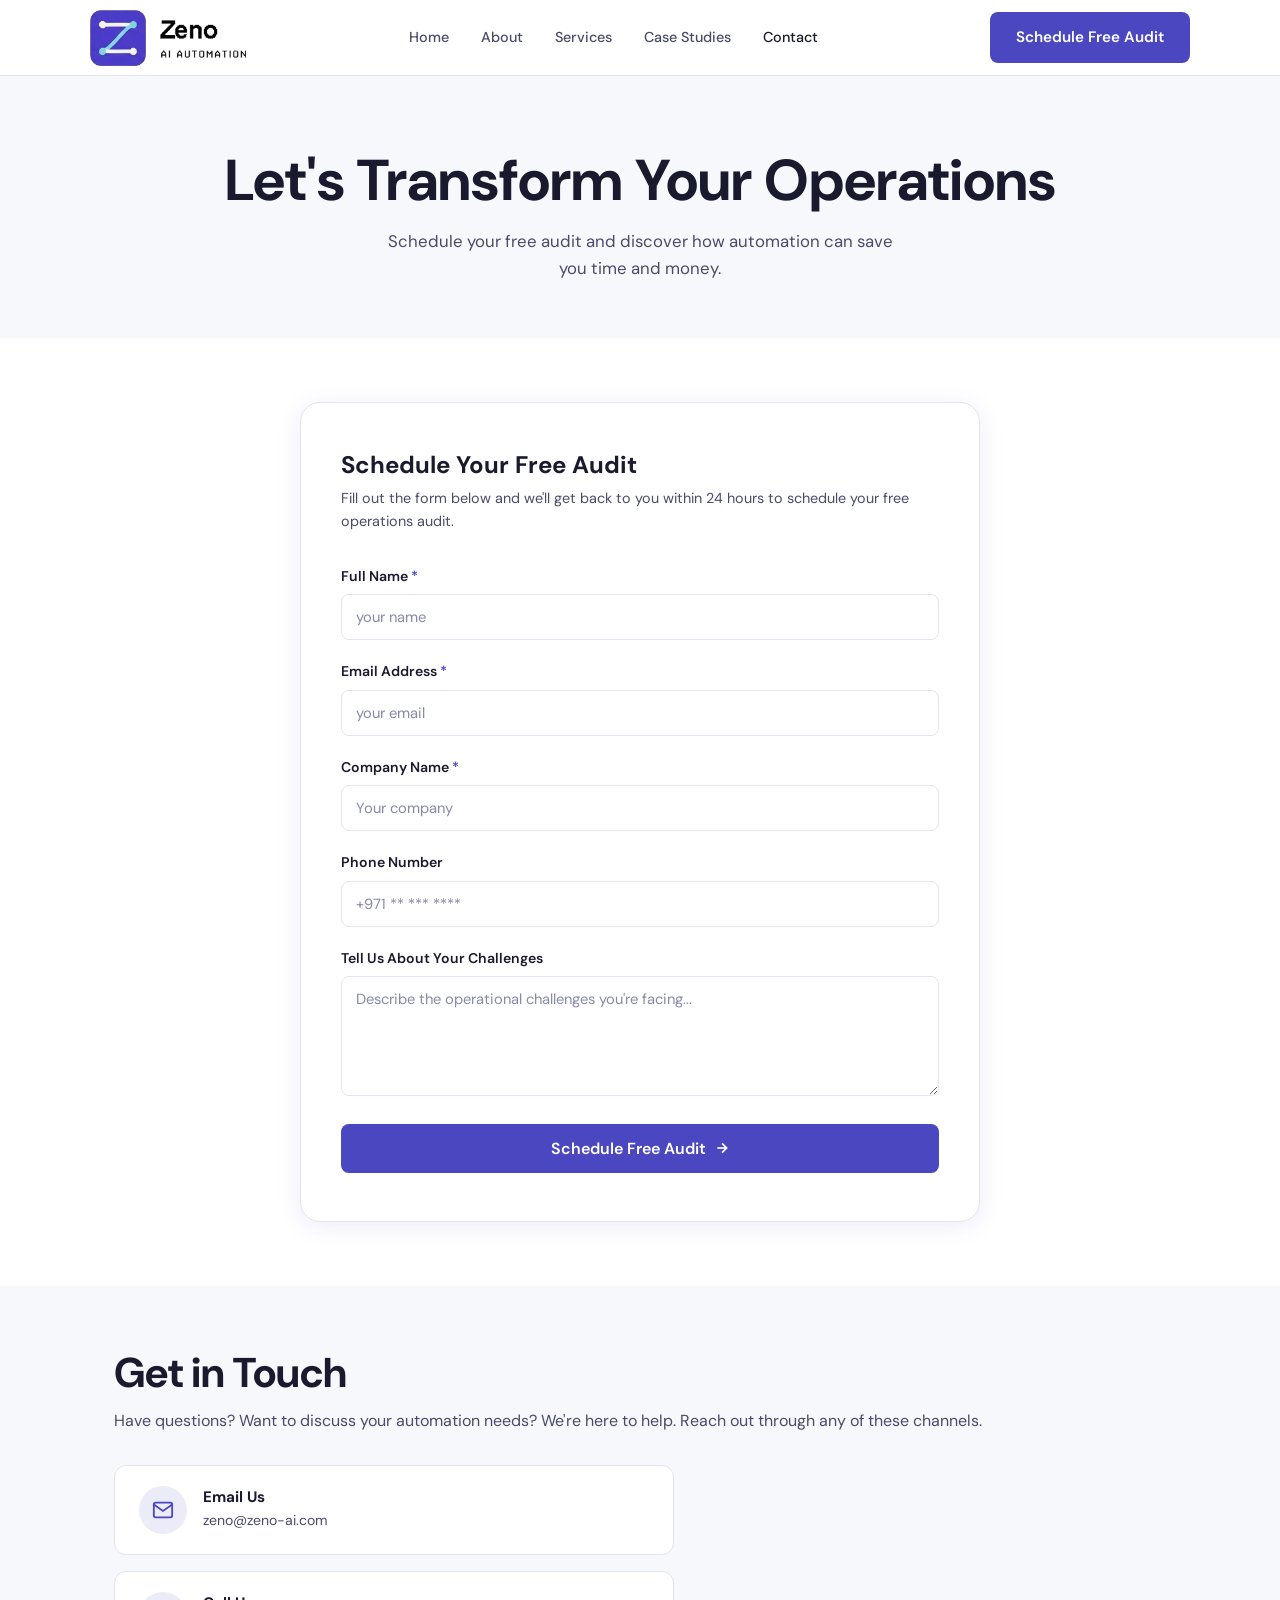
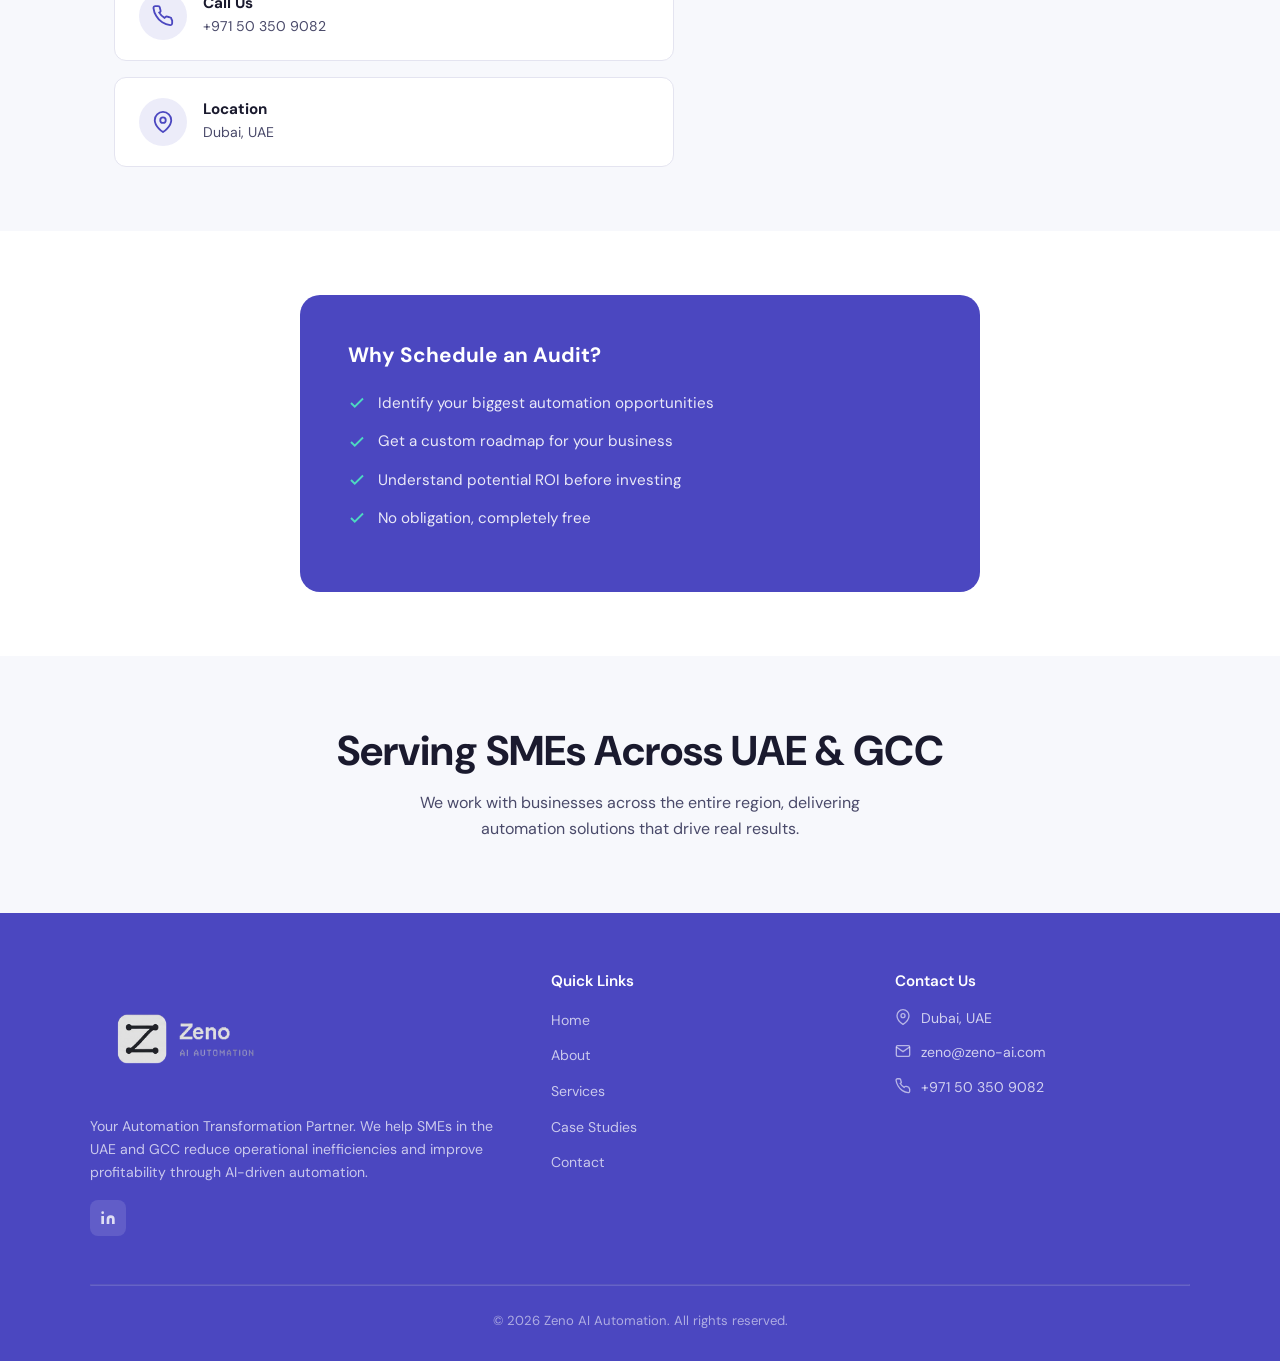
<file: contact.html>
<!DOCTYPE html>
<html lang="en">
<head>
  <meta charset="UTF-8" />
  <meta name="viewport" content="width=device-width, initial-scale=1.0" />
  <title>Contact – Zeno AI Automation</title>
  <meta name="description" content="Schedule your free operations audit and discover how automation can save you time and money." />
  <link rel="stylesheet" href="styles.css" />
  <link rel="stylesheet" href="animations.css" />
  <style>
    .contact-hero { padding: 72px 0 56px; text-align: center; background: var(--bg-light); }
    .contact-hero h1 { margin-bottom: 14px; }
    .contact-hero p { font-size: 1.05rem; color: var(--text-mid); max-width: 520px; margin: 0 auto; }

    /* Form Section */
    .form-section { padding: 64px 0; }
    .form-card { background: #fff; border: 1px solid var(--border); border-radius: var(--radius-lg); padding: 48px 40px; max-width: 680px; margin: 0 auto; box-shadow: var(--shadow); }
    .form-card h2 { font-size: 1.5rem; margin-bottom: 8px; }
    .form-card > p { font-size: 0.9rem; color: var(--text-mid); margin-bottom: 32px; }

    .form-group { margin-bottom: 20px; }
    .form-group label { display: block; font-size: 0.88rem; font-weight: 600; color: var(--text-dark); margin-bottom: 7px; }
    .form-group label .req { color: var(--brand-purple); }
    .form-group input,
    .form-group textarea {
      width: 100%; padding: 12px 14px;
      border: 1.5px solid var(--border); border-radius: 8px;
      font-family: 'DM Sans', sans-serif; font-size: 0.92rem; color: var(--text-dark);
      background: #fff; outline: none;
      transition: border-color var(--transition), box-shadow var(--transition);
    }
    .form-group input::placeholder,
    .form-group textarea::placeholder { color: var(--text-light); }
    .form-group input:focus,
    .form-group textarea:focus { border-color: var(--brand-purple); box-shadow: 0 0 0 3px rgba(75,71,192,0.1); }
    .form-group textarea { resize: vertical; min-height: 120px; }

    .submit-btn {
      width: 100%; padding: 14px; background: var(--brand-purple);
      color: #fff; border: none; border-radius: 8px;
      font-family: 'DM Sans', sans-serif; font-size: 1rem; font-weight: 600;
      cursor: pointer; display: flex; align-items: center; justify-content: center; gap: 8px;
      transition: background var(--transition), transform var(--transition), box-shadow var(--transition);
      margin-top: 8px;
    }
    .submit-btn:hover { background: var(--brand-purple-dark); transform: translateY(-1px); box-shadow: 0 6px 20px rgba(75,71,192,0.28); }
    .submit-btn:active { transform: none; }

    /* Success message */
    .form-success { display: none; text-align: center; padding: 40px 20px; }
    .form-success .check { width: 64px; height: 64px; border-radius: 50%; background: rgba(34,197,94,0.12); display: flex; align-items: center; justify-content: center; margin: 0 auto 16px; color: #22c55e; }
    .form-success h3 { margin-bottom: 8px; }
    .form-success p { color: var(--text-mid); font-size: 0.92rem; }

    /* Get In Touch */
    .get-in-touch { padding: 64px 0; background: var(--bg-light); }
    .contact-channels { display: flex; flex-direction: column; gap: 16px; margin-top: 8px; }
    .channel-item { display: flex; align-items: center; gap: 16px; padding: 20px 24px; background: #fff; border: 1px solid var(--border); border-radius: var(--radius); }
    .channel-icon { width: 48px; height: 48px; border-radius: 50%; background: rgba(75,71,192,0.1); display: flex; align-items: center; justify-content: center; color: var(--brand-purple); flex-shrink: 0; }
    .channel-item h4 { font-size: 0.95rem; margin-bottom: 3px; }
    .channel-item p { font-size: 0.88rem; }

    /* Why Audit */
    .why-audit { padding: 64px 0; }
    .why-audit-card { background: var(--brand-purple); border-radius: var(--radius-lg); padding: 48px; color: #fff; }
    .why-audit-card h3 { color: #fff; font-size: 1.3rem; margin-bottom: 24px; }
    .audit-list { list-style: none; }
    .audit-list li { display: flex; align-items: center; gap: 12px; color: rgba(255,255,255,0.88); font-size: 0.95rem; margin-bottom: 14px; }
    .audit-list li svg { color: var(--brand-cyan); flex-shrink: 0; }

    /* Serving SMEs */
    .serving-section { text-align: center; padding: 72px 0; background: var(--bg-light); }
    .serving-section h2 { margin-bottom: 14px; }
    .serving-section p { max-width: 500px; margin: 0 auto; }

    @media (max-width: 640px) {
      .form-card { padding: 28px 20px; }
    }
  </style>
</head>
<body>

<!-- NAVBAR -->
<nav class="navbar">
  <div class="navbar-inner">
    <a href="index.html" class="navbar-logo">
      <img src="assets/logo.png" alt="Zeno AI Automation" />
    </a>
    <div class="hamburger" id="hamburger">
      <span></span><span></span><span></span>
    </div>
    <div class="navbar-links" id="nav-links">
      <a href="index.html">Home</a>
      <a href="about.html">About</a>
      <a href="services.html">Services</a>
      <a href="case-studies.html">Case Studies</a>
      <a href="contact.html" >Contact</a>
    </div>
    <div class="navbar-cta">
      <a href="contact.html" class="btn-primary">Schedule Free Audit</a>
    </div>
  </div>
</nav>

<!-- HERO -->
<section class="contact-hero">
  <div class="container reveal">
    <h1>Let's Transform Your Operations</h1>
    <p>Schedule your free audit and discover how automation can save you time and money.</p>
  </div>
</section>

<!-- FORM -->
<section class="form-section">
  <div class="container">
    <div class="form-card reveal">
      <h2>Schedule Your Free Audit</h2>
      <p>Fill out the form below and we'll get back to you within 24 hours to schedule your free operations audit.</p>

      <form id="auditForm" action="https://formsubmit.co/ajax/zeno@zeno-ai.com" method="POST">
        <input type="hidden" name="_subject" value="Free Audit Request" />
        <input type="hidden" name="_template" value="table" />
        <input type="hidden" name="_captcha" value="false" />
        <input type="hidden" name="_autoresponse" id="autoResponseMessage" />
        <div class="form-group">
          <label>Full Name <span class="req">*</span></label>
          <input type="text" name="name" placeholder="your name" required />
        </div>
        <div class="form-group">
          <label>Email Address <span class="req">*</span></label>
          <input type="email" name="email" placeholder="your email" required />
        </div>
        <div class="form-group">
          <label>Company Name <span class="req">*</span></label>
          <input type="text" name="company" placeholder="Your company" required />
        </div>
        <div class="form-group">
          <label>Phone Number</label>
          <input type="tel" name="phone" placeholder="+971 ** *** ****" />
        </div>
        <div class="form-group">
          <label>Tell Us About Your Challenges</label>
          <textarea name="challenges" placeholder="Describe the operational challenges you're facing..."></textarea>
        </div>
        <button type="submit" class="submit-btn">
          Schedule Free Audit
          <svg width="16" height="16" fill="none" stroke="currentColor" stroke-width="2.5" viewBox="0 0 24 24"><line x1="5" y1="12" x2="19" y2="12"/><polyline points="12 5 19 12 12 19"/></svg>
        </button>
      </form>

      <div class="form-success" id="formSuccess">
        <div class="check">
          <svg width="28" height="28" fill="none" stroke="currentColor" stroke-width="2.5" viewBox="0 0 24 24"><polyline points="20 6 9 17 4 12"/></svg>
        </div>
        <h3>Thank you! We'll be in touch soon.</h3>
        <p>We've received your request and will get back to you within 24 hours to schedule your free operations audit.</p>
      </div>
    </div>
  </div>
</section>

<!-- GET IN TOUCH -->
<section class="get-in-touch">
  <div class="container">
    <h2 style="margin-bottom:10px;" class="reveal">Get in Touch</h2>
    <p style="margin-bottom:32px;" class="reveal">Have questions? Want to discuss your automation needs? We're here to help. Reach out through any of these channels.</p>
    <div class="contact-channels" style="max-width:560px;">
      <div class="channel-item reveal">
        <div class="channel-icon">
          <svg width="22" height="22" fill="none" stroke="currentColor" stroke-width="2" viewBox="0 0 24 24"><path d="M4 4h16c1.1 0 2 .9 2 2v12c0 1.1-.9 2-2 2H4c-1.1 0-2-.9-2-2V6c0-1.1.9-2 2-2z"/><polyline points="22,6 12,13 2,6"/></svg>
        </div>
        <div>
          <h4>Email Us</h4>
          <p>zeno@zeno-ai.com</p>
        </div>
      </div>
      <div class="channel-item reveal">
        <div class="channel-icon">
          <svg width="22" height="22" fill="none" stroke="currentColor" stroke-width="2" viewBox="0 0 24 24"><path d="M22 16.92v3a2 2 0 0 1-2.18 2 19.79 19.79 0 0 1-8.63-3.07A19.5 19.5 0 0 1 4.69 12a19.79 19.79 0 0 1-3.07-8.67A2 2 0 0 1 3.6 1.18h3a2 2 0 0 1 2 1.72c.127.96.361 1.903.7 2.81a2 2 0 0 1-.45 2.11L7.91 8.29a16 16 0 0 0 5.8 5.8l.91-.91a2 2 0 0 1 2.11-.45c.907.339 1.85.573 2.81.7a2 2 0 0 1 1.72 2.03z"/></svg>
        </div>
        <div>
          <h4>Call Us</h4>
          <p>+971 50 350 9082</p>
        </div>
      </div>
      <div class="channel-item reveal">
        <div class="channel-icon">
          <svg width="22" height="22" fill="none" stroke="currentColor" stroke-width="2" viewBox="0 0 24 24"><path d="M21 10c0 7-9 13-9 13s-9-6-9-13a9 9 0 0 1 18 0z"/><circle cx="12" cy="10" r="3"/></svg>
        </div>
        <div>
          <h4>Location</h4>
          <p>Dubai, UAE</p>
        </div>
      </div>
    </div>
  </div>
</section>

<!-- WHY AUDIT -->
<section class="why-audit">
  <div class="container">
    <div class="why-audit-card reveal" style="max-width:680px; margin:0 auto;">
      <h3>Why Schedule an Audit?</h3>
      <ul class="audit-list">
        <li>
          <svg width="18" height="18" fill="none" stroke="currentColor" stroke-width="2.5" viewBox="0 0 24 24"><polyline points="20 6 9 17 4 12"/></svg>
          Identify your biggest automation opportunities
        </li>
        <li>
          <svg width="18" height="18" fill="none" stroke="currentColor" stroke-width="2.5" viewBox="0 0 24 24"><polyline points="20 6 9 17 4 12"/></svg>
          Get a custom roadmap for your business
        </li>
        <li>
          <svg width="18" height="18" fill="none" stroke="currentColor" stroke-width="2.5" viewBox="0 0 24 24"><polyline points="20 6 9 17 4 12"/></svg>
          Understand potential ROI before investing
        </li>
        <li>
          <svg width="18" height="18" fill="none" stroke="currentColor" stroke-width="2.5" viewBox="0 0 24 24"><polyline points="20 6 9 17 4 12"/></svg>
          No obligation, completely free
        </li>
      </ul>
    </div>
  </div>
</section>

<!-- SERVING SMEs -->
<section class="serving-section">
  <div class="container reveal">
    <h2>Serving SMEs Across UAE &amp; GCC</h2>
    <p>We work with businesses across the entire region, delivering automation solutions that drive real results.</p>
  </div>
</section>

<!-- FOOTER -->
<footer>
  <div class="footer-inner">
    <div class="footer-grid">
      <div class="footer-brand">
        <img class="footer-logo" src="assets/Zeno Logo monochrom removebg V2.png" alt="Zeno AI Automation" />
        <p>Your Automation Transformation Partner. We help SMEs in the UAE and GCC reduce operational inefficiencies and improve profitability through AI-driven automation.</p>
        <a href="https://www.linkedin.com/company/zeno-ai-automation/?lipi=urn%3Ali%3Apage%3Ad_flagship3_search_srp_companies%3BD8mQ1wXdQDKZ%2Byo0S02Z6A%3D%3D" class="social-link" target="_blank" rel="noopener">
          <svg width="16" height="16" fill="currentColor" viewBox="0 0 24 24"><path d="M16 8a6 6 0 0 1 6 6v7h-4v-7a2 2 0 0 0-2-2 2 2 0 0 0-2 2v7h-4v-7a6 6 0 0 1 6-6z"/><rect x="2" y="9" width="4" height="12"/><circle cx="4" cy="4" r="2"/></svg>
        </a>
      </div>
      <div class="footer-col">
        <h4>Quick Links</h4>
        <ul>
          <li><a href="index.html">Home</a></li>
          <li><a href="about.html">About</a></li>
          <li><a href="services.html">Services</a></li>
          <li><a href="case-studies.html">Case Studies</a></li>
          <li><a href="contact.html">Contact</a></li>
        </ul>
      </div>
      <div class="footer-col">
        <h4>Contact Us</h4>
        <div class="footer-contact-item">
          <svg fill="none" stroke="currentColor" stroke-width="2" viewBox="0 0 24 24"><path d="M21 10c0 7-9 13-9 13s-9-6-9-13a9 9 0 0 1 18 0z"/><circle cx="12" cy="10" r="3"/></svg>
          <span>Dubai, UAE</span>
        </div>
        <div class="footer-contact-item">
          <svg fill="none" stroke="currentColor" stroke-width="2" viewBox="0 0 24 24"><path d="M4 4h16c1.1 0 2 .9 2 2v12c0 1.1-.9 2-2 2H4c-1.1 0-2-.9-2-2V6c0-1.1.9-2 2-2z"/><polyline points="22,6 12,13 2,6"/></svg>
          <span>zeno@zeno-ai.com</span>
        </div>
        <div class="footer-contact-item">
          <svg fill="none" stroke="currentColor" stroke-width="2" viewBox="0 0 24 24"><path d="M22 16.92v3a2 2 0 0 1-2.18 2 19.79 19.79 0 0 1-8.63-3.07A19.5 19.5 0 0 1 4.69 12a19.79 19.79 0 0 1-3.07-8.67A2 2 0 0 1 3.6 1.18h3a2 2 0 0 1 2 1.72c.127.96.361 1.903.7 2.81a2 2 0 0 1-.45 2.11L7.91 8.29a16 16 0 0 0 5.8 5.8l.91-.91a2 2 0 0 1 2.11-.45c.907.339 1.85.573 2.81.7a2 2 0 0 1 1.72 2.03z"/></svg>
          <span>+971 50 350 9082</span>
        </div>
      </div>
    </div>
    <hr class="footer-divider" />
    <div class="footer-bottom">© 2026 Zeno AI Automation. All rights reserved.</div>
  </div>
</footer>

<script src="main.js"></script>
<script>
  const form = document.getElementById('auditForm');
  const success = document.getElementById('formSuccess');
  const submitButton = form.querySelector('.submit-btn');
  const autoResponseMessage = document.getElementById('autoResponseMessage');
  const defaultButtonText = submitButton.innerHTML;

  form.addEventListener('submit', async (event) => {
    event.preventDefault();

    if (!form.checkValidity()) {
      form.reportValidity();
      return;
    }

    const fullName = form.querySelector('[name="name"]').value.trim();
    autoResponseMessage.value = `Hi ${fullName},

Thank you for contacting Zeno AI.

We have successfully received your request. A member of our team will be in touch with you shortly.

We appreciate your interest in Zeno AI and look forward to connecting with you.

Best regards,

Team Zeno AI`;

    submitButton.disabled = true;
    submitButton.innerHTML = 'Sending...';

    try {
      const response = await fetch(form.action, {
        method: 'POST',
        body: new FormData(form),
        headers: { Accept: 'application/json' }
      });

      if (!response.ok) throw new Error('Form submission failed');

      form.reset();
      form.style.display = 'none';
      success.style.display = 'block';
    } catch (error) {
      alert('Sorry, your request could not be sent. Please email zeno@zeno-ai.com directly.');
      submitButton.disabled = false;
      submitButton.innerHTML = defaultButtonText;
    }
  });
</script>
</body>
</html>
</file>
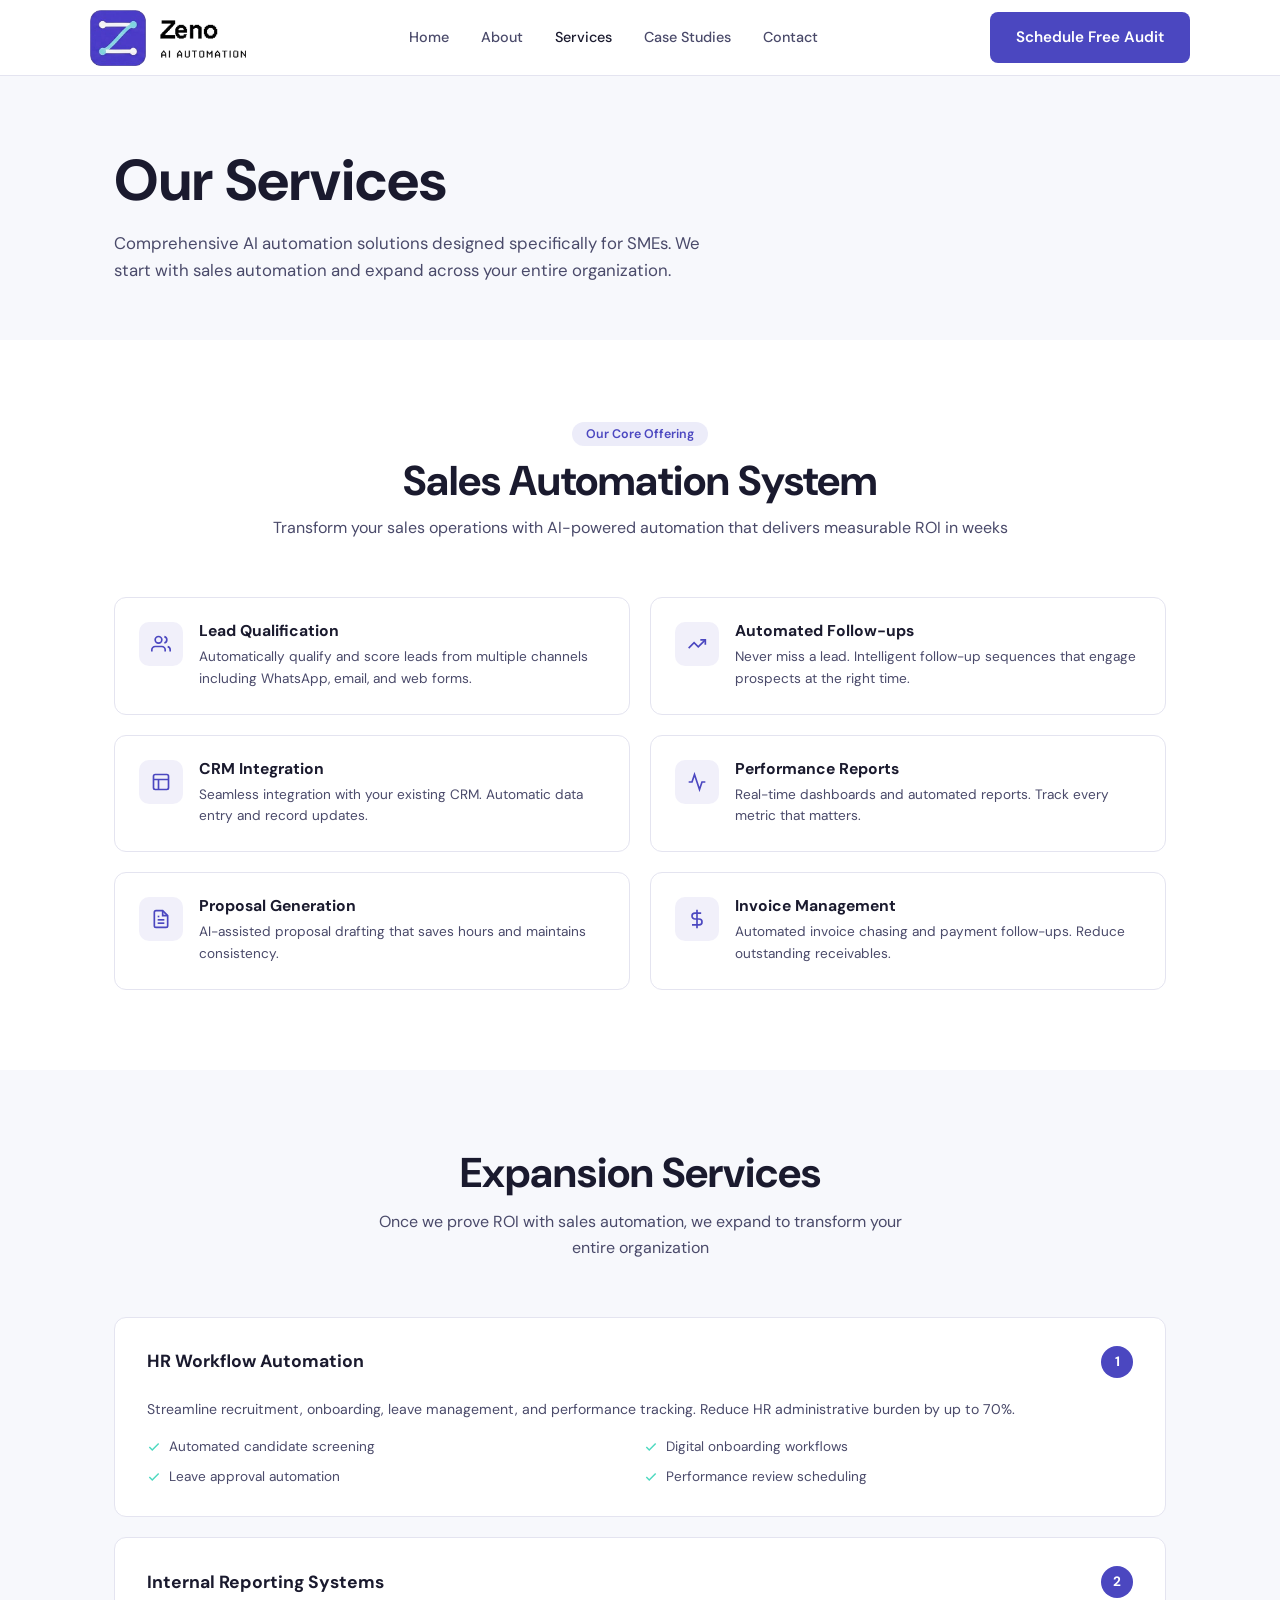
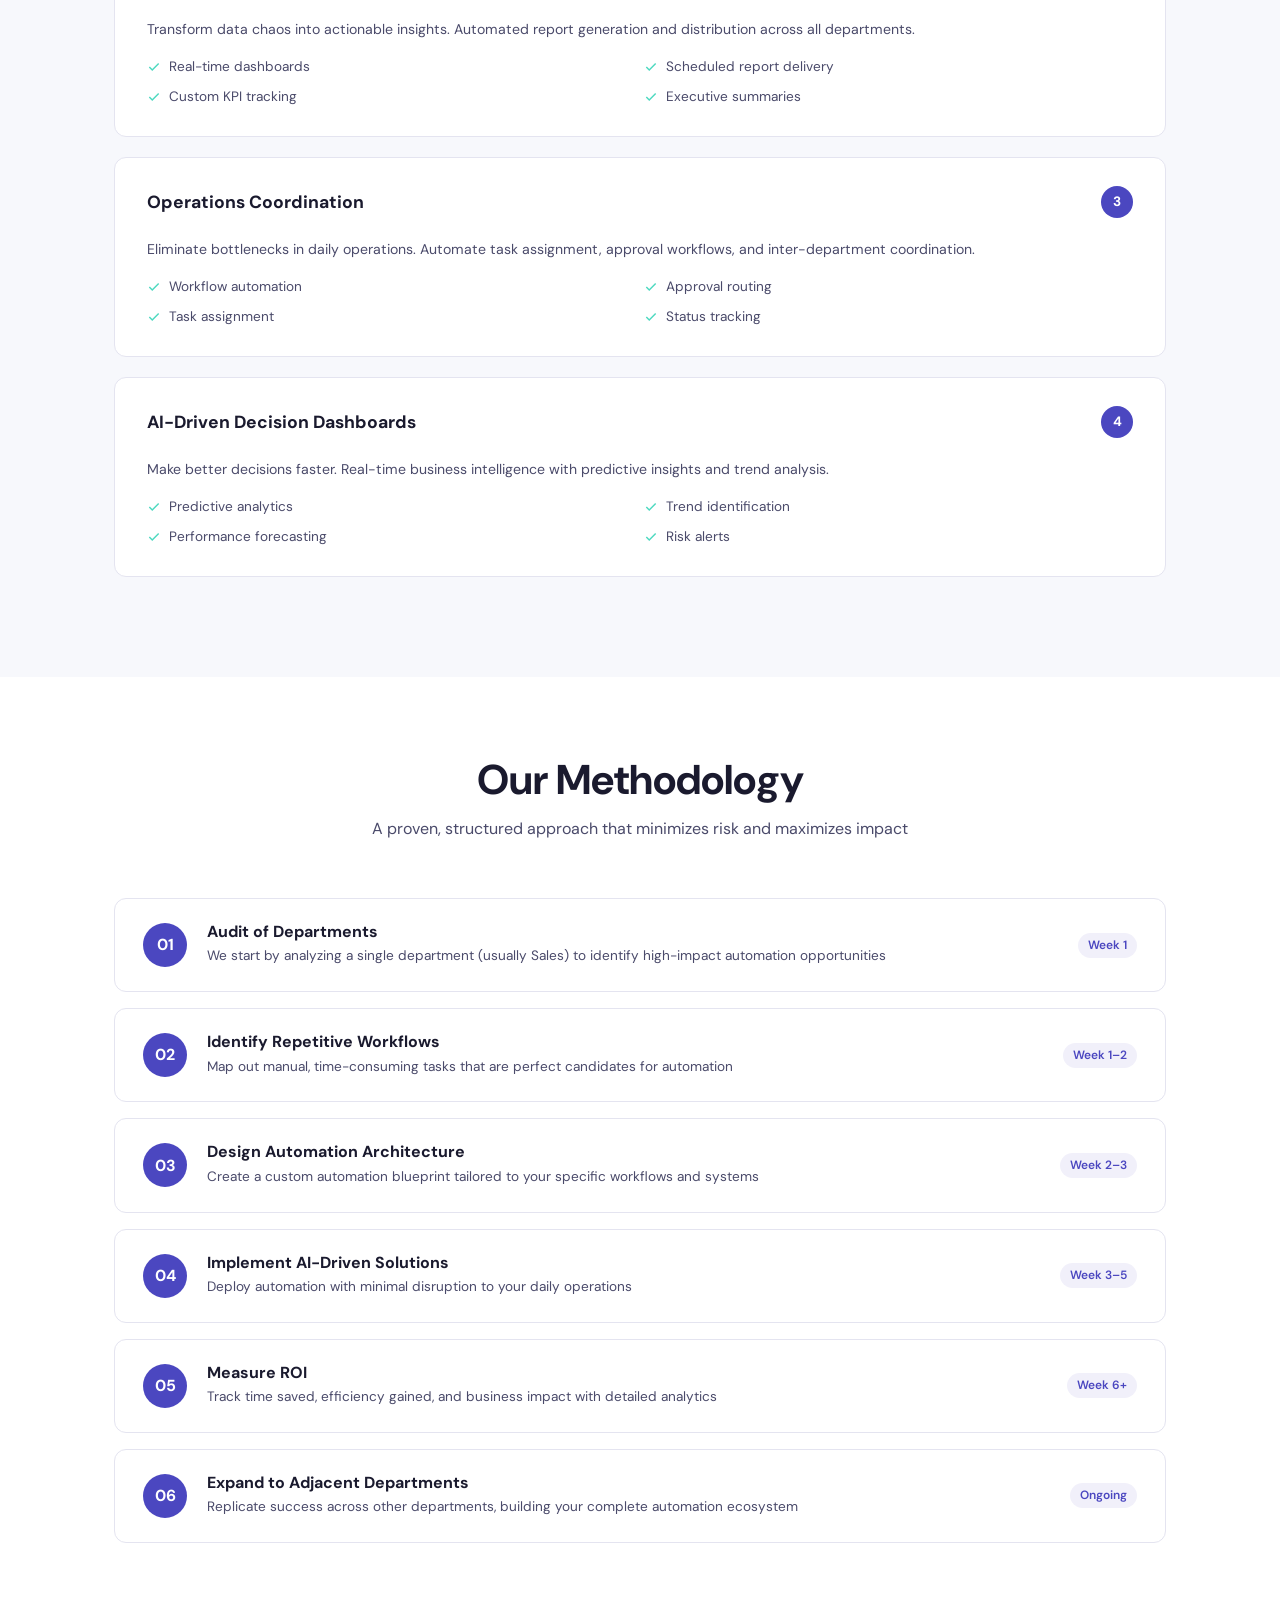
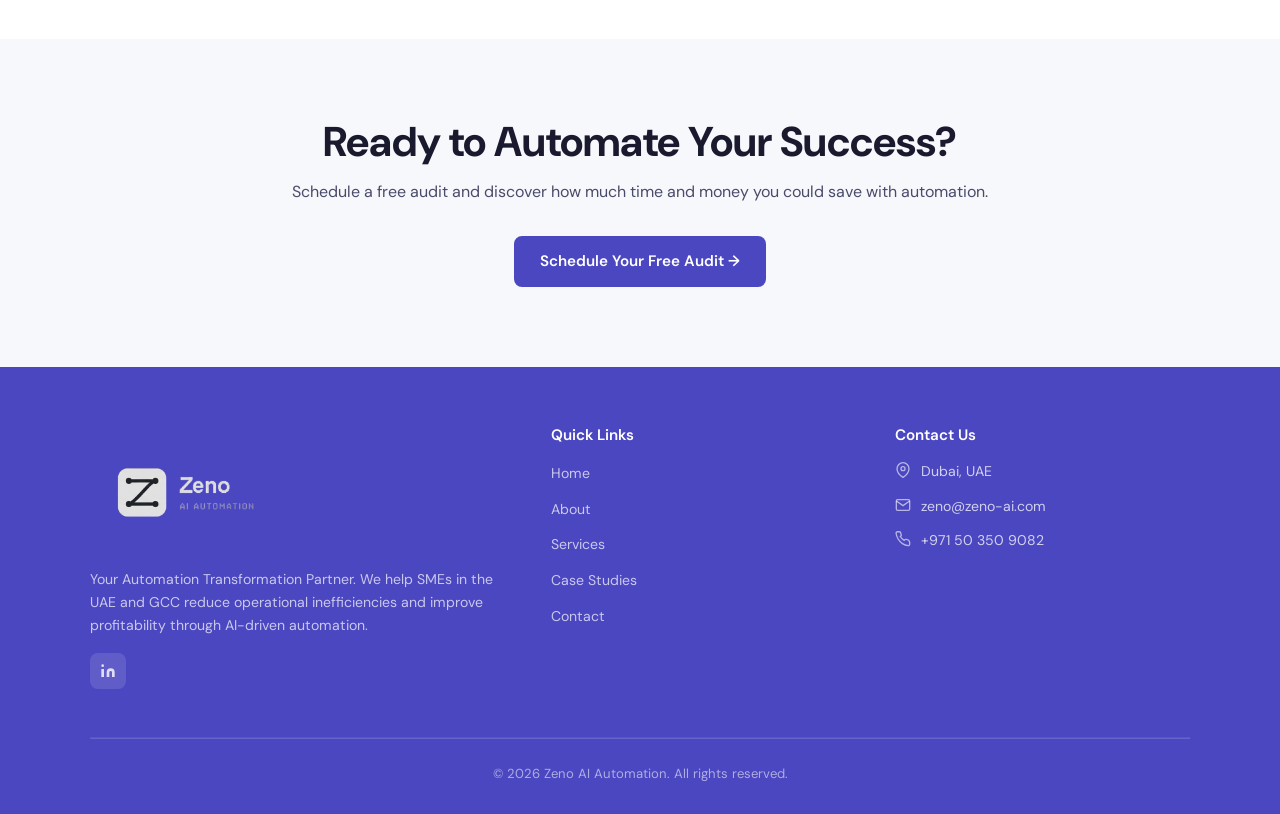
<file: services.html>
<!DOCTYPE html>
<html lang="en">
<head>
  <meta charset="UTF-8" />
  <meta name="viewport" content="width=device-width, initial-scale=1.0" />
  <title>Services – Zeno AI Automation</title>
  <meta name="description" content="Comprehensive AI automation solutions designed specifically for SMEs. We start with sales automation and expand across your entire organization." />
  <link rel="stylesheet" href="styles.css" />
  <link rel="stylesheet" href="animations.css" />
  <style>
    .page-hero { padding: 72px 0 56px; background: var(--bg-light); }
    .page-hero h1 { margin-bottom: 16px; }
    .page-hero p { font-size: 1.05rem; max-width: 620px; }

    /* Core Offering */
    .core-badge { text-align: center; margin-bottom: 12px; }
    .core-badge span { background: rgba(75,71,192,0.1); color: var(--brand-purple); padding: 4px 14px; border-radius: 20px; font-size: 0.78rem; font-weight: 600; }
    .core-header { text-align: center; margin-bottom: 10px; }
    .core-subtitle { text-align: center; color: var(--text-mid); margin-bottom: 56px; font-size: 1rem; }

    .feature-grid { display: grid; grid-template-columns: 1fr 1fr; gap: 20px; }
    .feature-item { display: flex; gap: 16px; align-items: flex-start; padding: 24px; border: 1px solid var(--border); border-radius: var(--radius); background: #fff; }
    .feature-icon { width: 44px; height: 44px; border-radius: 10px; background: rgba(75,71,192,0.08); display: flex; align-items: center; justify-content: center; color: var(--brand-purple); flex-shrink: 0; }
    .feature-item h4 { font-size: 0.98rem; margin-bottom: 6px; }
    .feature-item p { font-size: 0.85rem; }

    /* Expansion */
    .expansion-section { background: var(--bg-light); }
    .exp-item { background: #fff; border: 1px solid var(--border); border-radius: var(--radius); padding: 28px 32px; margin-bottom: 20px; }
    .exp-header { display: flex; align-items: center; justify-content: space-between; margin-bottom: 20px; }
    .exp-header h3 { font-size: 1.1rem; }
    .exp-num { width: 32px; height: 32px; border-radius: 50%; background: var(--brand-purple); color: #fff; display: flex; align-items: center; justify-content: center; font-weight: 700; font-size: 0.85rem; flex-shrink: 0; }
    .exp-features { display: grid; grid-template-columns: 1fr 1fr; gap: 8px; }
    .exp-feature { display: flex; align-items: center; gap: 8px; font-size: 0.85rem; color: var(--text-mid); }
    .exp-feature svg { color: var(--brand-cyan); flex-shrink: 0; }

    /* Methodology */
    .method-step { display: grid; grid-template-columns: auto 1fr auto; gap: 20px; align-items: center; padding: 24px 28px; background: #fff; border: 1px solid var(--border); border-radius: var(--radius); margin-bottom: 16px; }
    .method-num { width: 44px; height: 44px; border-radius: 50%; background: var(--brand-purple); color: #fff; display: flex; align-items: center; justify-content: center; font-weight: 700; font-size: 1rem; flex-shrink: 0; }
    .method-content h4 { font-size: 1rem; margin-bottom: 4px; }
    .method-content p { font-size: 0.85rem; }
    .method-week { font-size: 0.75rem; font-weight: 600; color: var(--brand-purple); background: rgba(75,71,192,0.08); padding: 3px 10px; border-radius: 20px; white-space: nowrap; }

    @media (max-width: 640px) {
      .feature-grid { grid-template-columns: 1fr; }
      .exp-features { grid-template-columns: 1fr; }
      .method-step { grid-template-columns: auto 1fr; }
      .method-week { display: none; }
    }
  </style>
</head>
<body>

<!-- NAVBAR -->
<nav class="navbar">
  <div class="navbar-inner">
    <a href="index.html" class="navbar-logo">
      <img src="assets/logo.png" alt="Zeno AI Automation" />
    </a>
    <div class="hamburger" id="hamburger">
      <span></span><span></span><span></span>
    </div>
    <div class="navbar-links" id="nav-links">
      <a href="index.html">Home</a>
      <a href="about.html">About</a>
      <a href="services.html" class="active">Services</a>
      <a href="case-studies.html">Case Studies</a>
      <a href="contact.html" >Contact</a>
    </div>
    <div class="navbar-cta">
      <a href="contact.html" class="btn-primary">Schedule Free Audit</a>
    </div>
  </div>
</nav>

<!-- PAGE HERO -->
<section class="page-hero">
  <div class="container reveal">
    <h1>Our Services</h1>
    <p>Comprehensive AI automation solutions designed specifically for SMEs. We start with sales automation and expand across your entire organization.</p>
  </div>
</section>

<!-- CORE OFFERING: SALES AUTOMATION -->
<section style="background:#fff;">
  <div class="container">
    <div class="core-badge reveal"><span>Our Core Offering</span></div>
    <div class="core-header reveal"><h2>Sales Automation System</h2></div>
    <p class="core-subtitle reveal">Transform your sales operations with AI-powered automation that delivers measurable ROI in weeks</p>
    <div class="feature-grid">
      <div class="feature-item reveal">
        <div class="feature-icon">
          <svg width="20" height="20" fill="none" stroke="currentColor" stroke-width="2" viewBox="0 0 24 24"><path d="M17 21v-2a4 4 0 0 0-4-4H5a4 4 0 0 0-4 4v2"/><circle cx="9" cy="7" r="4"/><path d="M23 21v-2a4 4 0 0 0-3-3.87"/><path d="M16 3.13a4 4 0 0 1 0 7.75"/></svg>
        </div>
        <div>
          <h4>Lead Qualification</h4>
          <p>Automatically qualify and score leads from multiple channels including WhatsApp, email, and web forms.</p>
        </div>
      </div>
      <div class="feature-item reveal">
        <div class="feature-icon">
          <svg width="20" height="20" fill="none" stroke="currentColor" stroke-width="2" viewBox="0 0 24 24"><polyline points="22 7 13.5 15.5 8.5 10.5 2 17"/><polyline points="16 7 22 7 22 13"/></svg>
        </div>
        <div>
          <h4>Automated Follow-ups</h4>
          <p>Never miss a lead. Intelligent follow-up sequences that engage prospects at the right time.</p>
        </div>
      </div>
      <div class="feature-item reveal">
        <div class="feature-icon">
          <svg width="20" height="20" fill="none" stroke="currentColor" stroke-width="2" viewBox="0 0 24 24"><rect x="3" y="3" width="18" height="18" rx="2"/><path d="M3 9h18M9 21V9"/></svg>
        </div>
        <div>
          <h4>CRM Integration</h4>
          <p>Seamless integration with your existing CRM. Automatic data entry and record updates.</p>
        </div>
      </div>
      <div class="feature-item reveal">
        <div class="feature-icon">
          <svg width="20" height="20" fill="none" stroke="currentColor" stroke-width="2" viewBox="0 0 24 24"><polyline points="22 12 18 12 15 21 9 3 6 12 2 12"/></svg>
        </div>
        <div>
          <h4>Performance Reports</h4>
          <p>Real-time dashboards and automated reports. Track every metric that matters.</p>
        </div>
      </div>
      <div class="feature-item reveal">
        <div class="feature-icon">
          <svg width="20" height="20" fill="none" stroke="currentColor" stroke-width="2" viewBox="0 0 24 24"><path d="M14 2H6a2 2 0 0 0-2 2v16a2 2 0 0 0 2 2h12a2 2 0 0 0 2-2V8z"/><polyline points="14 2 14 8 20 8"/><line x1="16" y1="13" x2="8" y2="13"/><line x1="16" y1="17" x2="8" y2="17"/><polyline points="10 9 9 9 8 9"/></svg>
        </div>
        <div>
          <h4>Proposal Generation</h4>
          <p>AI-assisted proposal drafting that saves hours and maintains consistency.</p>
        </div>
      </div>
      <div class="feature-item reveal">
        <div class="feature-icon">
          <svg width="20" height="20" fill="none" stroke="currentColor" stroke-width="2" viewBox="0 0 24 24"><line x1="12" y1="1" x2="12" y2="23"/><path d="M17 5H9.5a3.5 3.5 0 0 0 0 7h5a3.5 3.5 0 0 1 0 7H6"/></svg>
        </div>
        <div>
          <h4>Invoice Management</h4>
          <p>Automated invoice chasing and payment follow-ups. Reduce outstanding receivables.</p>
        </div>
      </div>
    </div>
  </div>
</section>

<!-- EXPANSION SERVICES -->
<section class="expansion-section">
  <div class="container">
    <div class="section-header reveal">
      <h2>Expansion Services</h2>
      <p>Once we prove ROI with sales automation, we expand to transform your entire organization</p>
    </div>

    <div class="exp-item reveal">
      <div class="exp-header">
        <h3>HR Workflow Automation</h3>
        <div class="exp-num">1</div>
      </div>
      <p style="font-size:0.88rem; margin-bottom:16px;">Streamline recruitment, onboarding, leave management, and performance tracking. Reduce HR administrative burden by up to 70%.</p>
      <div class="exp-features">
        <div class="exp-feature">
          <svg width="14" height="14" fill="none" stroke="currentColor" stroke-width="2.5" viewBox="0 0 24 24"><polyline points="20 6 9 17 4 12"/></svg>
          Automated candidate screening
        </div>
        <div class="exp-feature">
          <svg width="14" height="14" fill="none" stroke="currentColor" stroke-width="2.5" viewBox="0 0 24 24"><polyline points="20 6 9 17 4 12"/></svg>
          Digital onboarding workflows
        </div>
        <div class="exp-feature">
          <svg width="14" height="14" fill="none" stroke="currentColor" stroke-width="2.5" viewBox="0 0 24 24"><polyline points="20 6 9 17 4 12"/></svg>
          Leave approval automation
        </div>
        <div class="exp-feature">
          <svg width="14" height="14" fill="none" stroke="currentColor" stroke-width="2.5" viewBox="0 0 24 24"><polyline points="20 6 9 17 4 12"/></svg>
          Performance review scheduling
        </div>
      </div>
    </div>

    <div class="exp-item reveal">
      <div class="exp-header">
        <h3>Internal Reporting Systems</h3>
        <div class="exp-num">2</div>
      </div>
      <p style="font-size:0.88rem; margin-bottom:16px;">Transform data chaos into actionable insights. Automated report generation and distribution across all departments.</p>
      <div class="exp-features">
        <div class="exp-feature">
          <svg width="14" height="14" fill="none" stroke="currentColor" stroke-width="2.5" viewBox="0 0 24 24"><polyline points="20 6 9 17 4 12"/></svg>
          Real-time dashboards
        </div>
        <div class="exp-feature">
          <svg width="14" height="14" fill="none" stroke="currentColor" stroke-width="2.5" viewBox="0 0 24 24"><polyline points="20 6 9 17 4 12"/></svg>
          Scheduled report delivery
        </div>
        <div class="exp-feature">
          <svg width="14" height="14" fill="none" stroke="currentColor" stroke-width="2.5" viewBox="0 0 24 24"><polyline points="20 6 9 17 4 12"/></svg>
          Custom KPI tracking
        </div>
        <div class="exp-feature">
          <svg width="14" height="14" fill="none" stroke="currentColor" stroke-width="2.5" viewBox="0 0 24 24"><polyline points="20 6 9 17 4 12"/></svg>
          Executive summaries
        </div>
      </div>
    </div>

    <div class="exp-item reveal">
      <div class="exp-header">
        <h3>Operations Coordination</h3>
        <div class="exp-num">3</div>
      </div>
      <p style="font-size:0.88rem; margin-bottom:16px;">Eliminate bottlenecks in daily operations. Automate task assignment, approval workflows, and inter-department coordination.</p>
      <div class="exp-features">
        <div class="exp-feature">
          <svg width="14" height="14" fill="none" stroke="currentColor" stroke-width="2.5" viewBox="0 0 24 24"><polyline points="20 6 9 17 4 12"/></svg>
          Workflow automation
        </div>
        <div class="exp-feature">
          <svg width="14" height="14" fill="none" stroke="currentColor" stroke-width="2.5" viewBox="0 0 24 24"><polyline points="20 6 9 17 4 12"/></svg>
          Approval routing
        </div>
        <div class="exp-feature">
          <svg width="14" height="14" fill="none" stroke="currentColor" stroke-width="2.5" viewBox="0 0 24 24"><polyline points="20 6 9 17 4 12"/></svg>
          Task assignment
        </div>
        <div class="exp-feature">
          <svg width="14" height="14" fill="none" stroke="currentColor" stroke-width="2.5" viewBox="0 0 24 24"><polyline points="20 6 9 17 4 12"/></svg>
          Status tracking
        </div>
      </div>
    </div>

    <div class="exp-item reveal">
      <div class="exp-header">
        <h3>AI-Driven Decision Dashboards</h3>
        <div class="exp-num">4</div>
      </div>
      <p style="font-size:0.88rem; margin-bottom:16px;">Make better decisions faster. Real-time business intelligence with predictive insights and trend analysis.</p>
      <div class="exp-features">
        <div class="exp-feature">
          <svg width="14" height="14" fill="none" stroke="currentColor" stroke-width="2.5" viewBox="0 0 24 24"><polyline points="20 6 9 17 4 12"/></svg>
          Predictive analytics
        </div>
        <div class="exp-feature">
          <svg width="14" height="14" fill="none" stroke="currentColor" stroke-width="2.5" viewBox="0 0 24 24"><polyline points="20 6 9 17 4 12"/></svg>
          Trend identification
        </div>
        <div class="exp-feature">
          <svg width="14" height="14" fill="none" stroke="currentColor" stroke-width="2.5" viewBox="0 0 24 24"><polyline points="20 6 9 17 4 12"/></svg>
          Performance forecasting
        </div>
        <div class="exp-feature">
          <svg width="14" height="14" fill="none" stroke="currentColor" stroke-width="2.5" viewBox="0 0 24 24"><polyline points="20 6 9 17 4 12"/></svg>
          Risk alerts
        </div>
      </div>
    </div>
  </div>
</section>

<!-- METHODOLOGY -->
<section style="background:#fff;">
  <div class="container">
    <div class="section-header reveal">
      <h2>Our Methodology</h2>
      <p>A proven, structured approach that minimizes risk and maximizes impact</p>
    </div>
    <div class="method-step reveal">
      <div class="method-num">01</div>
      <div class="method-content">
        <h4>Audit of Departments</h4>
        <p>We start by analyzing a single department (usually Sales) to identify high-impact automation opportunities</p>
      </div>
      <span class="method-week">Week 1</span>
    </div>
    <div class="method-step reveal">
      <div class="method-num">02</div>
      <div class="method-content">
        <h4>Identify Repetitive Workflows</h4>
        <p>Map out manual, time-consuming tasks that are perfect candidates for automation</p>
      </div>
      <span class="method-week">Week 1–2</span>
    </div>
    <div class="method-step reveal">
      <div class="method-num">03</div>
      <div class="method-content">
        <h4>Design Automation Architecture</h4>
        <p>Create a custom automation blueprint tailored to your specific workflows and systems</p>
      </div>
      <span class="method-week">Week 2–3</span>
    </div>
    <div class="method-step reveal">
      <div class="method-num">04</div>
      <div class="method-content">
        <h4>Implement AI-Driven Solutions</h4>
        <p>Deploy automation with minimal disruption to your daily operations</p>
      </div>
      <span class="method-week">Week 3–5</span>
    </div>
    <div class="method-step reveal">
      <div class="method-num">05</div>
      <div class="method-content">
        <h4>Measure ROI</h4>
        <p>Track time saved, efficiency gained, and business impact with detailed analytics</p>
      </div>
      <span class="method-week">Week 6+</span>
    </div>
    <div class="method-step reveal">
      <div class="method-num">06</div>
      <div class="method-content">
        <h4>Expand to Adjacent Departments</h4>
        <p>Replicate success across other departments, building your complete automation ecosystem</p>
      </div>
      <span class="method-week">Ongoing</span>
    </div>
  </div>
</section>

<!-- CTA -->
<section class="cta-section" style="background:var(--bg-light);">
  <div class="container reveal">
    <h2>Ready to Automate Your Success?</h2>
    <p>Schedule a free audit and discover how much time and money you could save with automation.</p>
    <a href="contact.html" class="btn-primary">Schedule Your Free Audit →</a>
  </div>
</section>

<!-- FOOTER -->
<footer>
  <div class="footer-inner">
    <div class="footer-grid">
      <div class="footer-brand">
        <img class="footer-logo" src="assets/Zeno Logo monochrom removebg V2.png" alt="Zeno AI Automation" />
        <p>Your Automation Transformation Partner. We help SMEs in the UAE and GCC reduce operational inefficiencies and improve profitability through AI-driven automation.</p>
        <a href="https://www.linkedin.com/company/zeno-ai-automation/?lipi=urn%3Ali%3Apage%3Ad_flagship3_search_srp_companies%3BD8mQ1wXdQDKZ%2Byo0S02Z6A%3D%3D" class="social-link" target="_blank" rel="noopener">
          <svg width="16" height="16" fill="currentColor" viewBox="0 0 24 24"><path d="M16 8a6 6 0 0 1 6 6v7h-4v-7a2 2 0 0 0-2-2 2 2 0 0 0-2 2v7h-4v-7a6 6 0 0 1 6-6z"/><rect x="2" y="9" width="4" height="12"/><circle cx="4" cy="4" r="2"/></svg>
        </a>
      </div>
      <div class="footer-col">
        <h4>Quick Links</h4>
        <ul>
          <li><a href="index.html">Home</a></li>
          <li><a href="about.html">About</a></li>
          <li><a href="services.html">Services</a></li>
          <li><a href="case-studies.html">Case Studies</a></li>
          <li><a href="contact.html">Contact</a></li>
        </ul>
      </div>
      <div class="footer-col">
        <h4>Contact Us</h4>
        <div class="footer-contact-item">
          <svg fill="none" stroke="currentColor" stroke-width="2" viewBox="0 0 24 24"><path d="M21 10c0 7-9 13-9 13s-9-6-9-13a9 9 0 0 1 18 0z"/><circle cx="12" cy="10" r="3"/></svg>
          <span>Dubai, UAE</span>
        </div>
        <div class="footer-contact-item">
          <svg fill="none" stroke="currentColor" stroke-width="2" viewBox="0 0 24 24"><path d="M4 4h16c1.1 0 2 .9 2 2v12c0 1.1-.9 2-2 2H4c-1.1 0-2-.9-2-2V6c0-1.1.9-2 2-2z"/><polyline points="22,6 12,13 2,6"/></svg>
          <span>zeno@zeno-ai.com</span>
        </div>
        <div class="footer-contact-item">
          <svg fill="none" stroke="currentColor" stroke-width="2" viewBox="0 0 24 24"><path d="M22 16.92v3a2 2 0 0 1-2.18 2 19.79 19.79 0 0 1-8.63-3.07A19.5 19.5 0 0 1 4.69 12a19.79 19.79 0 0 1-3.07-8.67A2 2 0 0 1 3.6 1.18h3a2 2 0 0 1 2 1.72c.127.96.361 1.903.7 2.81a2 2 0 0 1-.45 2.11L7.91 8.29a16 16 0 0 0 5.8 5.8l.91-.91a2 2 0 0 1 2.11-.45c.907.339 1.85.573 2.81.7a2 2 0 0 1 1.72 2.03z"/></svg>
          <span>+971 50 350 9082</span>
        </div>
      </div>
    </div>
    <hr class="footer-divider" />
    <div class="footer-bottom">© 2026 Zeno AI Automation. All rights reserved.</div>
  </div>
</footer>

<script src="main.js"></script>
</body>
</html>
</file>
<file: styles.css>
@import url('https://fonts.googleapis.com/css2?family=DM+Sans:ital,opsz,wght@0,9..40,300;0,9..40,400;0,9..40,500;0,9..40,600;0,9..40,700;1,9..40,400&display=swap');

:root {
  --brand-purple: #4B47C0;
  --brand-purple-dark: #3B38A0;
  --brand-cyan: #4DD9C0;
  --bg-white: #fff;
  --bg-light: #F7F8FC;
  --text-dark: #1A1A2E;
  --text-mid: #4A4A6A;
  --text-light: #8888AA;
  --border: #E4E4F0;
  --radius: 12px;
  --radius-lg: 20px;
  --shadow: 0 4px 24px rgba(75,71,192,0.10);
  --shadow-card: 0 2px 12px rgba(75,71,192,0.08);
  --transition: 0.22s cubic-bezier(.4,0,.2,1);
  --max-width: 1100px;
}

*, *::before, *::after { box-sizing: border-box; margin: 0; padding: 0; }
html { scroll-behavior: smooth; }
body {
  font-family: 'DM Sans', sans-serif;
  color: var(--text-dark);
  background: var(--bg-white);
  line-height: 1.6;
  font-size: 16px;
}
h1, h2, h3, h4, h5 { font-weight: 700; line-height: 1.15; }
h1 { font-size: clamp(2.2rem, 5vw, 3.6rem); }
h2 { font-size: clamp(1.7rem, 3.5vw, 2.6rem); }
h3 { font-size: clamp(1.1rem, 2vw, 1.4rem); }
p { color: var(--text-mid); }
a { color: inherit; text-decoration: none; }

.container { max-width: var(--max-width); margin: 0 auto; padding: 0 24px; }
section { padding: 80px 0; }
.grid-2 { display: grid; grid-template-columns: 1fr 1fr; gap: 24px; }
.grid-3 { display: grid; grid-template-columns: repeat(3, 1fr); gap: 24px; }
.grid-4 { display: grid; grid-template-columns: repeat(4, 1fr); gap: 20px; }

.btn-primary,
.btn-outline,
.btn-white {
  display: inline-flex;
  align-items: center;
  justify-content: center;
  gap: 8px;
  padding: 13px 26px;
  border-radius: 8px;
  font-family: inherit;
  font-weight: 600;
  font-size: 0.95rem;
  border: none;
  cursor: pointer;
  transition: background var(--transition), color var(--transition), border-color var(--transition), transform var(--transition), box-shadow var(--transition);
}
.btn-primary { background: var(--brand-purple); color: #fff; }
.btn-primary:hover { background: var(--brand-purple-dark); transform: translateY(-1px); box-shadow: 0 6px 20px rgba(75,71,192,0.28); }
.btn-outline { background: transparent; color: var(--text-dark); border: 1.5px solid var(--border); }
.btn-outline:hover { border-color: var(--brand-purple); color: var(--brand-purple); }
.btn-white { background: #fff; color: var(--brand-purple); }
.btn-white:hover { box-shadow: 0 4px 16px rgba(255,255,255,0.3); }

.navbar {
  position: sticky;
  top: 0;
  z-index: 100;
  height: 76px;
  padding: 0 24px;
  background: rgba(255,255,255,0.95);
  backdrop-filter: blur(12px);
  border-bottom: 1px solid var(--border);
  display: flex;
  align-items: center;
}
.navbar-inner {
  max-width: var(--max-width);
  width: 100%;
  margin: 0 auto;
  display: flex;
  align-items: center;
  justify-content: space-between;
}
.navbar-logo { display: flex; align-items: center; }
.navbar-logo img { height: 56px; width: auto; display: block; }
.navbar-links { display: flex; align-items: center; gap: 32px; }
.navbar-links a { font-size: 0.9rem; font-weight: 500; color: var(--text-mid); transition: color var(--transition); }
.navbar-links a:hover, .navbar-links a.active { color: var(--text-dark); }
.navbar-links a.nav-cta { color: var(--brand-purple); text-decoration: underline; }
.navbar-cta { margin-left: 8px; }
.hamburger { display: none; flex-direction: column; gap: 5px; cursor: pointer; padding: 4px; }
.hamburger span { width: 22px; height: 2px; background: var(--text-dark); border-radius: 2px; }

.card {
  background: #fff;
  border: 1px solid var(--border);
  border-radius: var(--radius);
  padding: 28px;
  transition: box-shadow var(--transition), transform var(--transition);
}
.card:hover { box-shadow: var(--shadow); transform: translateY(-2px); }
.badge {
  display: inline-block;
  background: rgba(75,71,192,0.1);
  color: var(--brand-purple);
  padding: 4px 14px;
  border-radius: 20px;
  font-size: 0.8rem;
  font-weight: 600;
  margin-bottom: 16px;
}
.stat-pill {
  display: flex;
  align-items: center;
  gap: 10px;
  background: #fff;
  border: 1px solid var(--border);
  border-radius: 10px;
  padding: 12px 20px;
}
.stat-number { font-size: 1.6rem; font-weight: 700; color: var(--text-dark); line-height: 1; }
.stat-label { font-size: 0.8rem; color: var(--text-light); }
.icon-circle {
  width: 48px;
  height: 48px;
  border-radius: 50%;
  background: rgba(75,71,192,0.1);
  display: flex;
  align-items: center;
  justify-content: center;
  color: var(--brand-purple);
  flex-shrink: 0;
}

.section-header { text-align: center; margin-bottom: 56px; }
.section-header h2 { margin-bottom: 12px; }
.section-header p { max-width: 560px; margin: 0 auto; color: var(--text-mid); }
.section-purple { background: var(--brand-purple); color: #fff; }
.section-purple h2, .section-purple h3 { color: #fff; }
.section-purple p { color: rgba(255,255,255,0.82); }
.cta-section { text-align: center; padding: 80px 0; }
.cta-section h2 { margin-bottom: 12px; }
.cta-section p { margin-bottom: 32px; }
.divider { height: 1px; background: var(--border); border: none; }
.checklist { list-style: none; }
.checklist li { display: flex; gap: 10px; margin-bottom: 10px; font-size: 0.92rem; color: var(--text-mid); }
.check-icon { color: var(--brand-cyan); flex-shrink: 0; margin-top: 2px; }

.process-step {
  display: flex;
  gap: 20px;
  align-items: flex-start;
  margin-bottom: 24px;
  padding: 24px;
  background: #fff;
  border: 1px solid var(--border);
  border-radius: var(--radius);
}
.step-num {
  width: 40px;
  height: 40px;
  border-radius: 50%;
  background: var(--brand-purple);
  color: #fff;
  display: flex;
  align-items: center;
  justify-content: center;
  font-weight: 700;
  font-size: 0.9rem;
  flex-shrink: 0;
}
.step-content h4 { font-size: 1rem; margin-bottom: 4px; }
.step-content p { font-size: 0.88rem; }

footer {
  background: var(--brand-purple);
  color: rgba(255,255,255,0.85);
  padding: 60px 24px 30px;
}
.footer-inner { max-width: var(--max-width); margin: 0 auto; }
.footer-grid { display: grid; grid-template-columns: 1.4fr 1fr 1fr; gap: 48px; margin-bottom: 48px; }
.footer-logo { display: block; width: 190px; max-width: 100%; height: auto; margin-bottom: 12px; }
.footer-brand p { font-size: 0.88rem; line-height: 1.65; color: rgba(255,255,255,0.7); }
.footer-col h4 { color: #fff; font-size: 0.95rem; font-weight: 600; margin-bottom: 16px; }
.footer-col ul { list-style: none; }
.footer-col ul li { margin-bottom: 10px; }
.footer-col ul li a { color: rgba(255,255,255,0.7); font-size: 0.88rem; transition: color var(--transition); }
.footer-col ul li a:hover { color: #fff; }
.footer-contact-item { display: flex; align-items: flex-start; gap: 10px; margin-bottom: 12px; }
.footer-contact-item svg { width: 16px; height: 16px; flex-shrink: 0; margin-top: 2px; color: rgba(255,255,255,0.6); }
.footer-contact-item span { font-size: 0.88rem; color: rgba(255,255,255,0.75); }
.footer-divider { border-color: rgba(255,255,255,0.15); margin-bottom: 24px; }
.footer-bottom { text-align: center; font-size: 0.82rem; color: rgba(255,255,255,0.55); }
.social-link {
  display: inline-flex;
  align-items: center;
  justify-content: center;
  width: 36px;
  height: 36px;
  border-radius: 8px;
  background: rgba(255,255,255,0.12);
  color: rgba(255,255,255,0.8);
  margin-top: 16px;
  transition: background var(--transition);
}
.social-link:hover { background: rgba(255,255,255,0.22); }

@media (max-width: 900px) {
  .grid-3 { grid-template-columns: 1fr 1fr; }
  .grid-4 { grid-template-columns: 1fr 1fr; }
  .footer-grid { grid-template-columns: 1fr 1fr; }
}
@media (max-width: 640px) {
  section { padding: 56px 0; }
  .grid-2, .grid-3, .grid-4 { grid-template-columns: 1fr; }
  .footer-grid { grid-template-columns: 1fr; gap: 32px; }
  .navbar-links, .navbar-cta { display: none; }
  .hamburger { display: flex; }
  .navbar-links.open {
    display: flex;
    flex-direction: column;
    align-items: flex-start;
    position: absolute;
    top: 76px;
    left: 0;
    right: 0;
    background: #fff;
    border-bottom: 1px solid var(--border);
    padding: 20px 24px;
    gap: 18px;
  }
  .navbar-cta.open { display: block; padding: 0 24px 20px; }
}
</file>
<file: animations.css>
/* ========== SCROLL REVEAL ANIMATIONS ========== */

.reveal {
  opacity: 0;
  transform: translateY(22px);
  transition: opacity 0.55s cubic-bezier(.4,0,.2,1), transform 0.55s cubic-bezier(.4,0,.2,1);
}

.reveal.visible {
  opacity: 1;
  transform: none;
}

/* Stagger siblings */
.reveal:nth-child(2) { transition-delay: 0.07s; }
.reveal:nth-child(3) { transition-delay: 0.14s; }
.reveal:nth-child(4) { transition-delay: 0.21s; }
.reveal:nth-child(5) { transition-delay: 0.28s; }
.reveal:nth-child(6) { transition-delay: 0.35s; }
</file>
